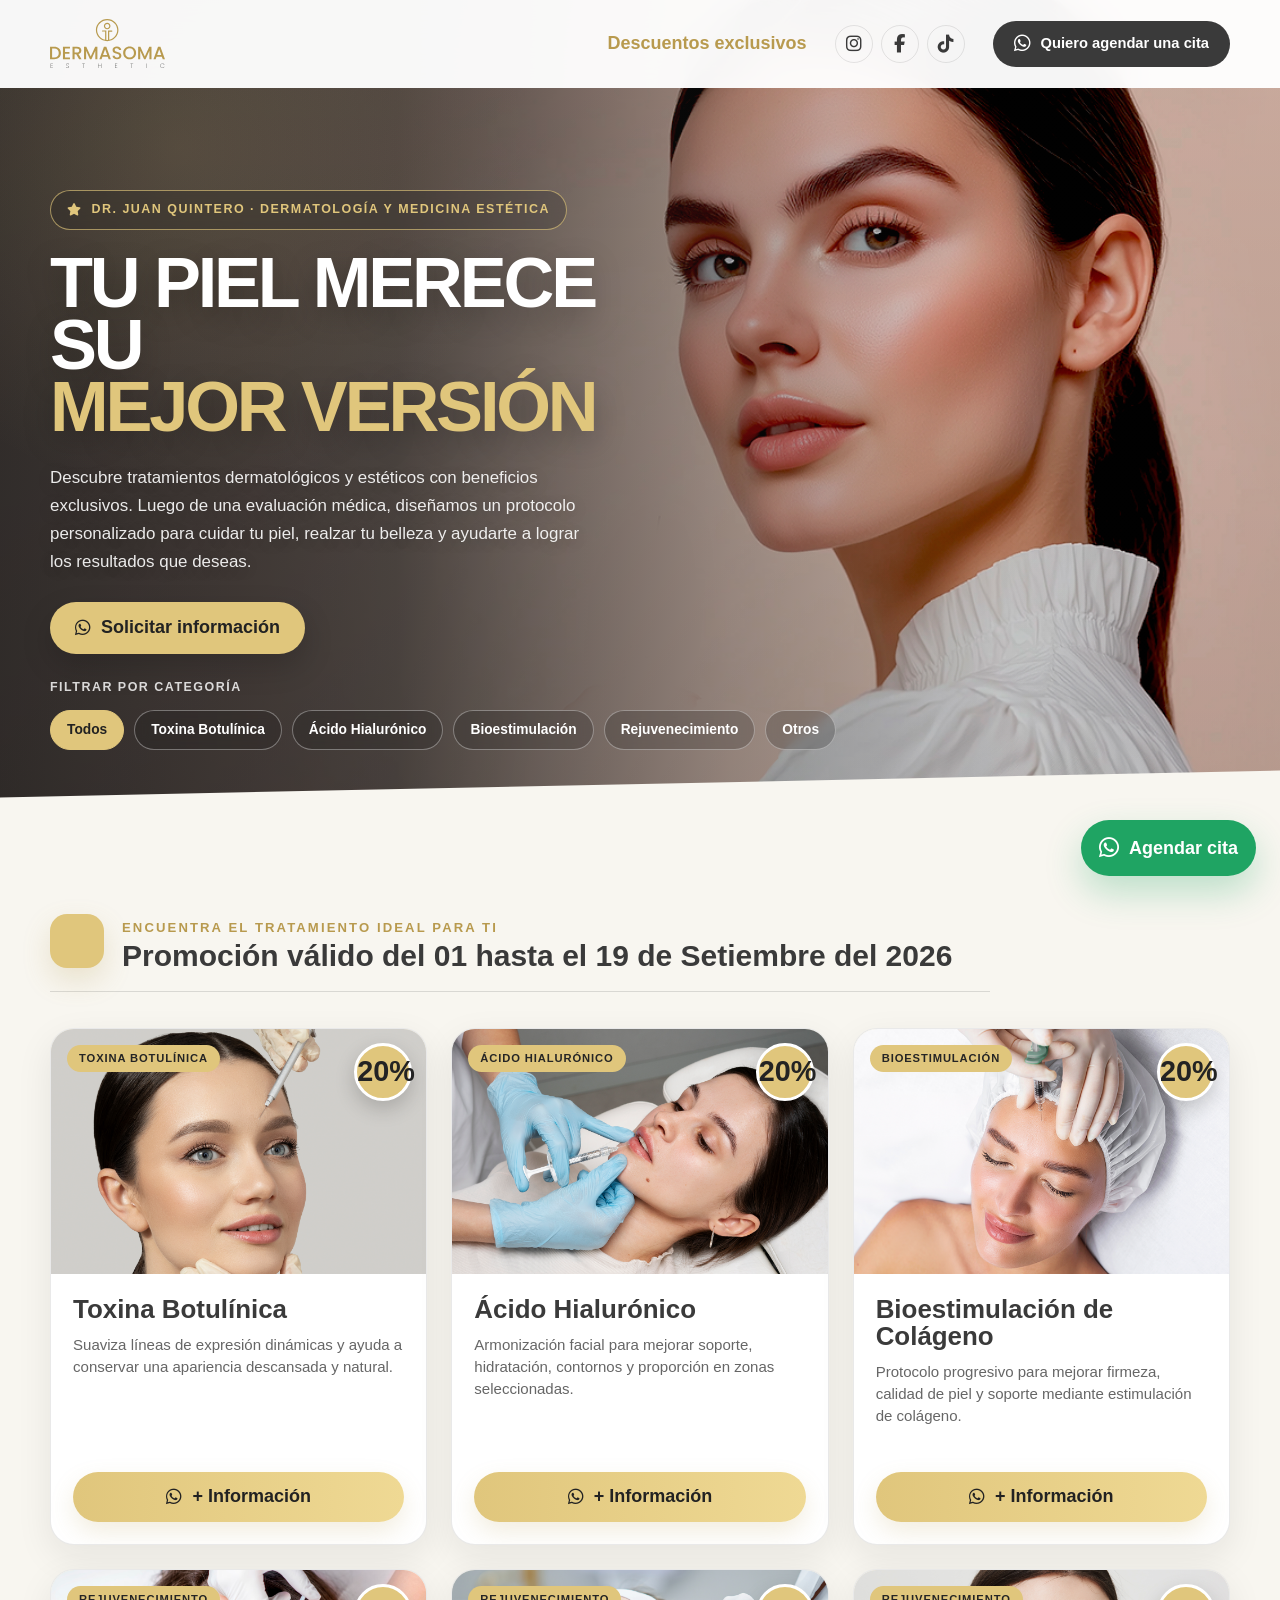
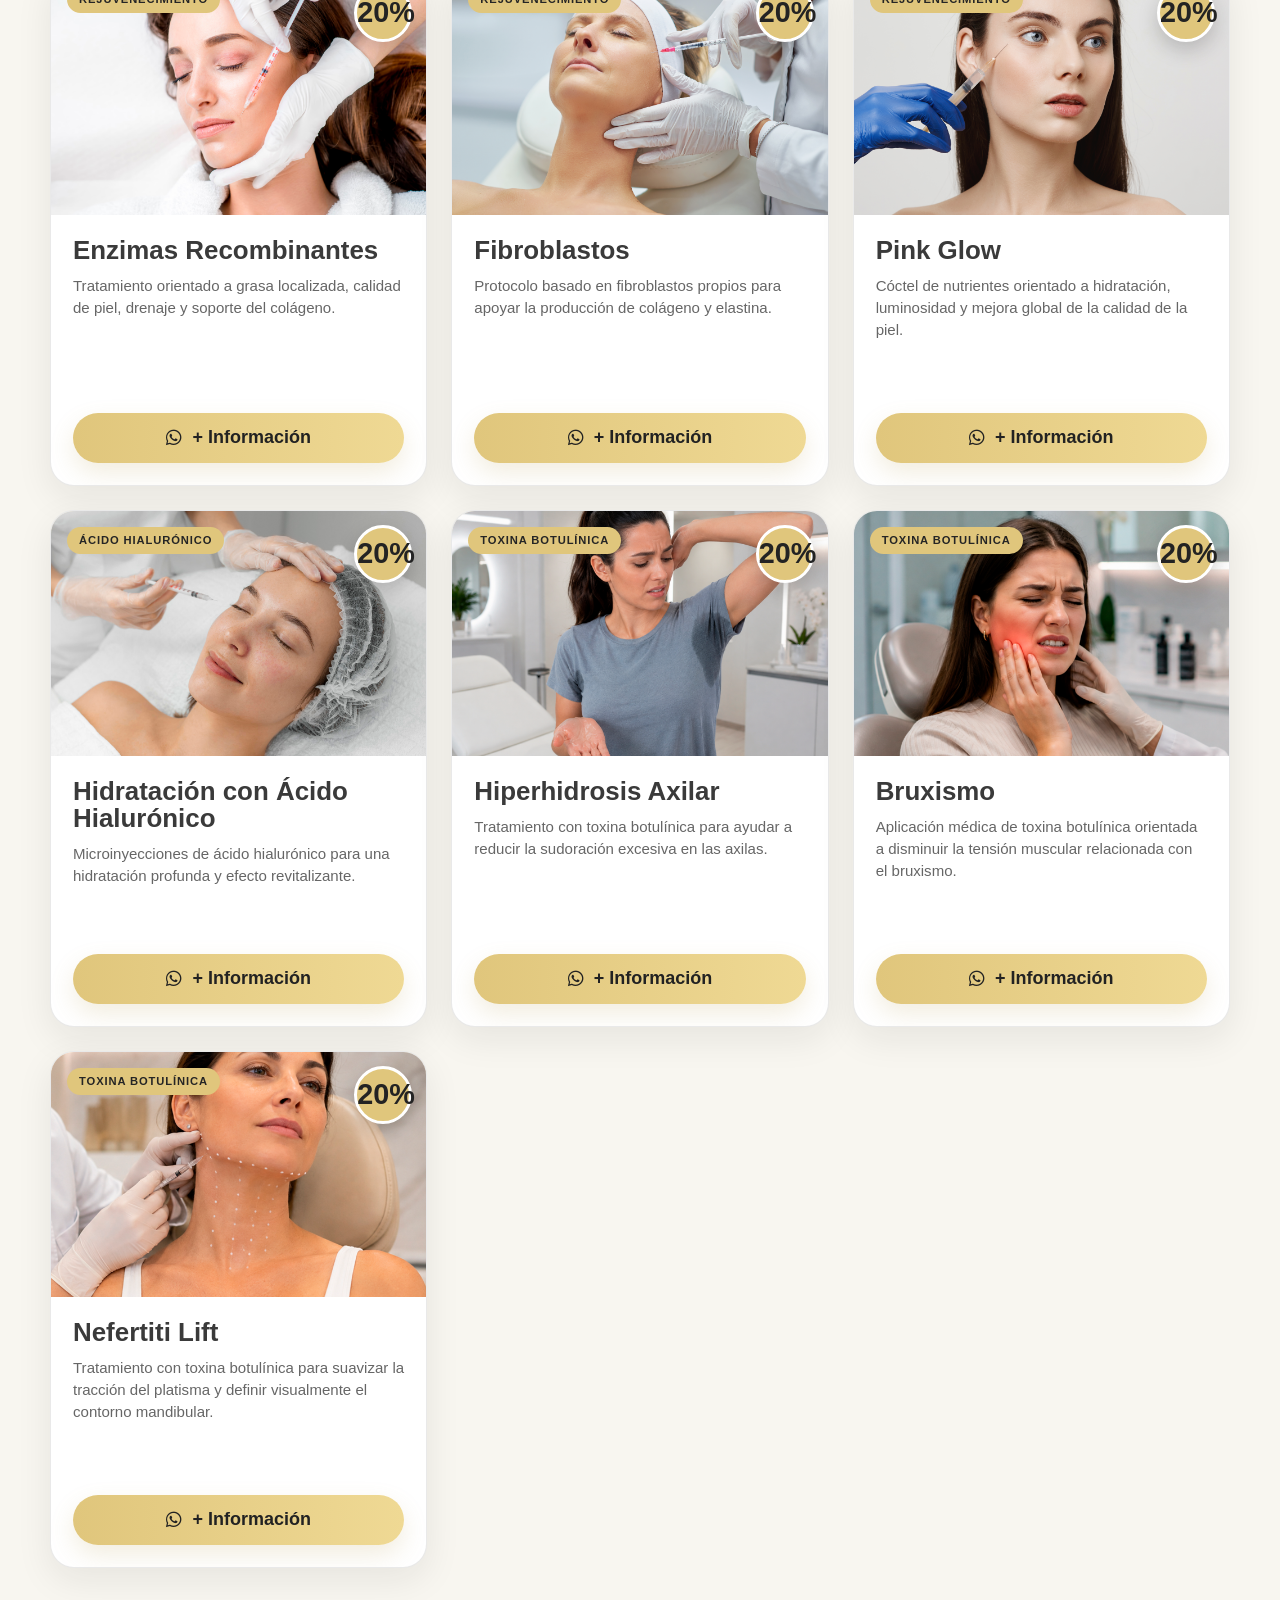
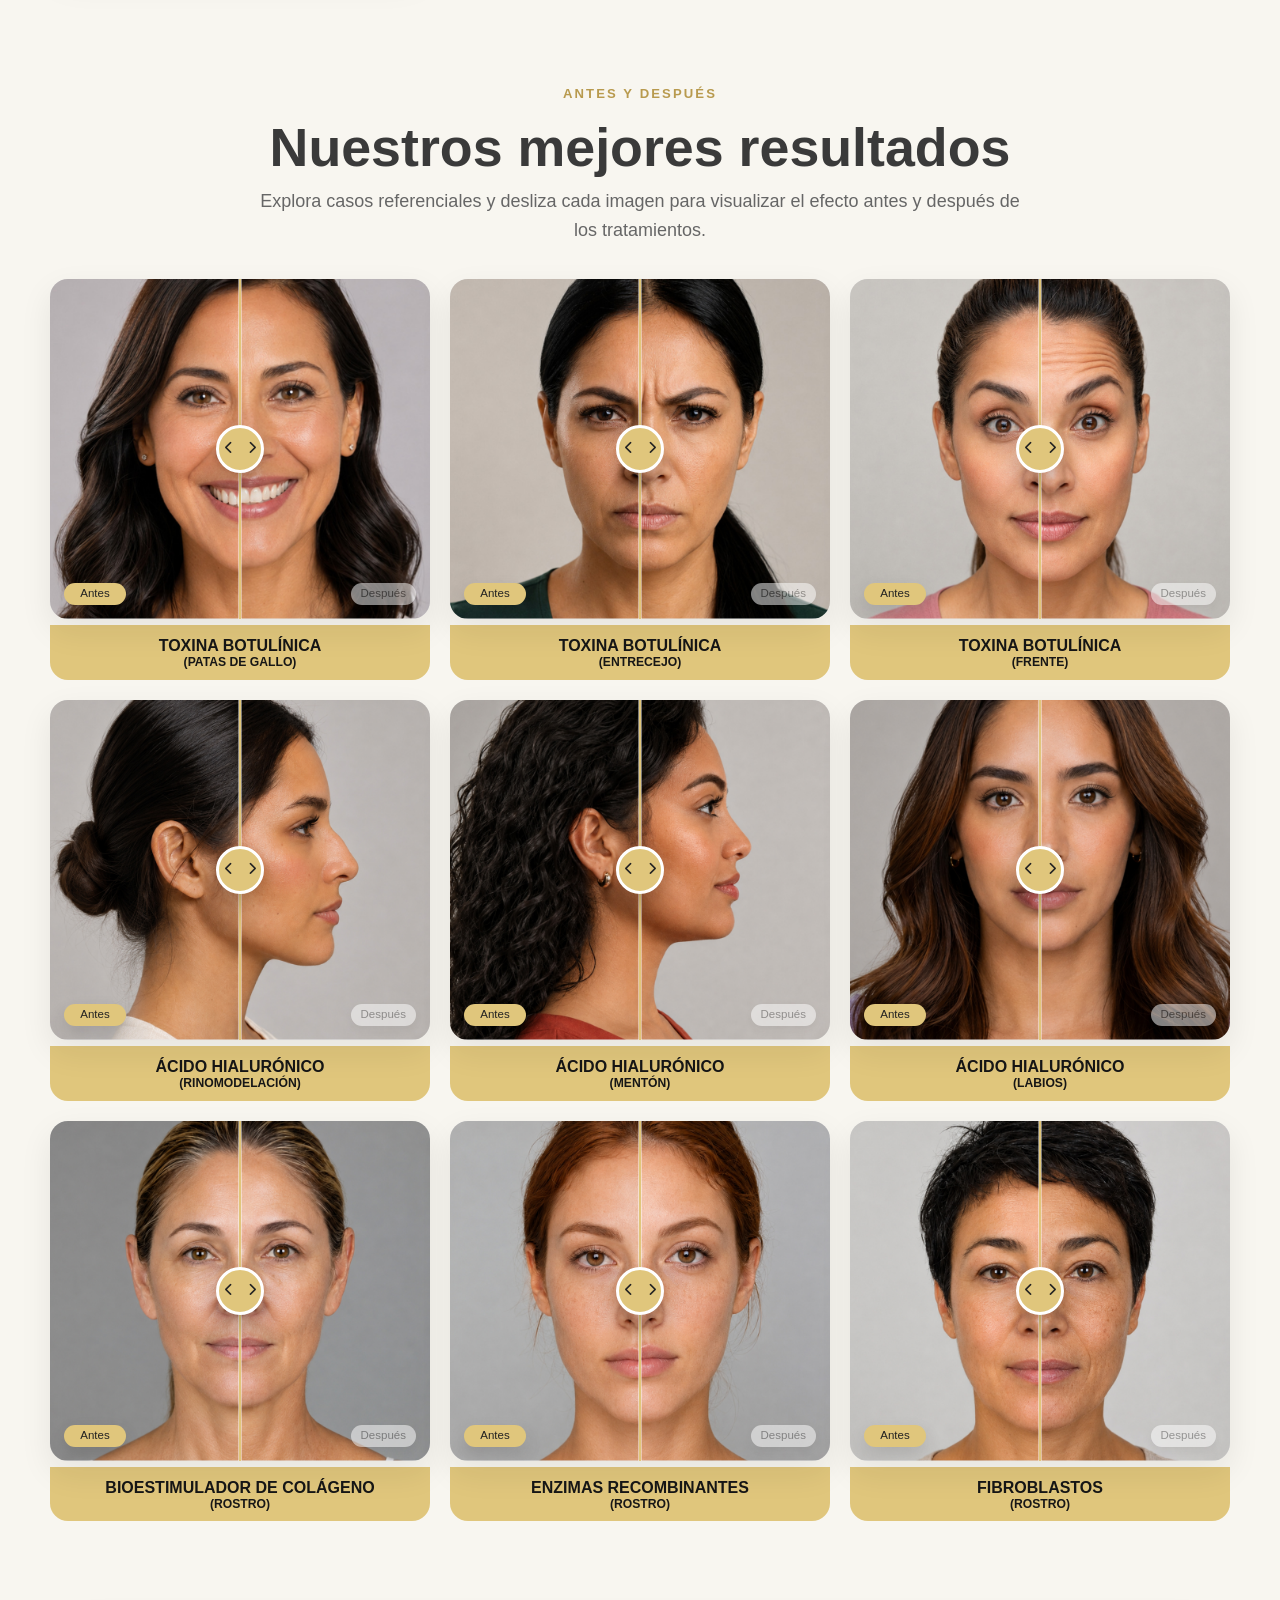
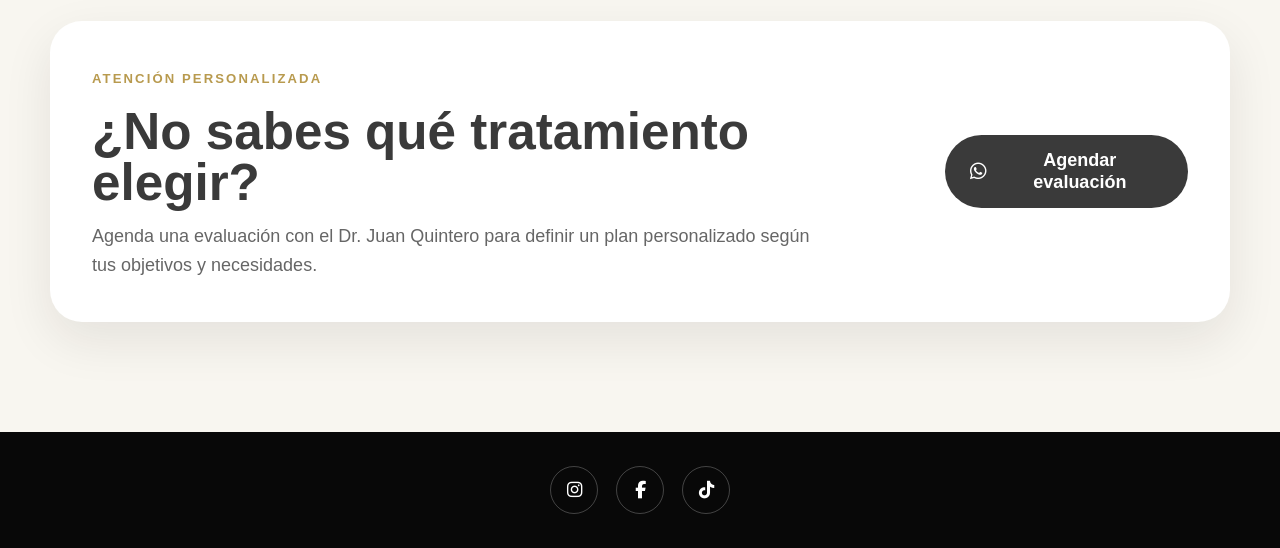
<file: index.html>
<!DOCTYPE html>
<html lang="es">
<head>
  <meta charset="UTF-8">
  <meta name="viewport" content="width=device-width, initial-scale=1.0">
  <meta name="description" content="Tratamientos del Dr. Juan Quintero. Conoce opciones de dermatología y medicina estética y solicita información por WhatsApp.">
  <meta name="author" content="Dr. Juan Quintero">
  <meta name="theme-color" content="#3a3a3a">

  <title>Descuentos Exclusivos | Dr. Juan Quintero</title>

  <link rel="preconnect" href="https://cdnjs.cloudflare.com">
  <link rel="stylesheet" href="https://cdnjs.cloudflare.com/ajax/libs/font-awesome/6.7.2/css/all.min.css" referrerpolicy="no-referrer">

  <link rel="stylesheet" href="css/styles.css?v=20260824-precios">
  <link rel="stylesheet" href="css/precios.css?v=20260824-slider-labels">
</head>

<body class="prices-page">
  <a class="skip-link" href="#contenido-principal">Ir al contenido principal</a>

  <header class="site-header" id="inicio">
    <div class="container header-inner">
      <a class="brand" href="index.html" aria-label="Ir al inicio">
        <img src="images/logo.svg" alt="Logotipo del Dr. Juan Quintero" width="190" height="58">
      </a>

      <button
        class="menu-toggle"
        type="button"
        aria-label="Abrir menú de navegación"
        aria-expanded="false"
        aria-controls="main-navigation"
      >
        <span></span>
        <span></span>
        <span></span>
      </button>

      <nav class="main-nav" id="main-navigation" aria-label="Navegación principal">
        <a class="nav-link is-active" href="index.html">Descuentos exclusivos</a>

        <div class="header-social" aria-label="Redes sociales">
          <a href="https://www.instagram.com/dermasoma/" target="_blank" rel="noopener noreferrer" aria-label="Instagram">
            <i class="fa-brands fa-instagram" aria-hidden="true"></i>
          </a>
          <a href="https://www.facebook.com/dermasoma/" target="_blank" rel="noopener noreferrer" aria-label="Facebook">
            <i class="fa-brands fa-facebook-f" aria-hidden="true"></i>
          </a>
          <a href="https://www.tiktok.com/@dermasoma/" target="_blank" rel="noopener noreferrer" aria-label="TikTok">
            <i class="fa-brands fa-tiktok" aria-hidden="true"></i>
          </a>
        </div>

        <a class="button button-whatsapp header-cta js-price-whatsapp" href="#" target="_blank" rel="noopener noreferrer">
          <i class="fa-brands fa-whatsapp" aria-hidden="true"></i>
          <span>Quiero agendar una cita</span>
        </a>
      </nav>
    </div>
  </header>

  <main id="contenido-principal">
    <section class="prices-hero prices-hero-banner">
      <div class="prices-hero-glow prices-hero-glow-one" aria-hidden="true"></div>
      <div class="prices-hero-glow prices-hero-glow-two" aria-hidden="true"></div>

      <div class="container prices-hero-inner">
        <div class="prices-hero-copy">
          <span class="prices-kicker">
            <i class="fa-solid fa-star" aria-hidden="true"></i>
            Dr. Juan Quintero · Dermatología y Medicina Estética
          </span>

          <h1>
            TU PIEL MERECE SU
            <span>MEJOR VERSIÓN</span>
          </h1>

          <p>
            Descubre tratamientos dermatológicos y estéticos con beneficios exclusivos. Luego de una evaluación médica, diseñamos un protocolo personalizado para cuidar tu piel, realzar tu belleza y ayudarte a lograr los resultados que deseas.
          </p>

          <a class="button prices-hero-cta js-price-whatsapp" href="#" target="_blank" rel="noopener noreferrer">
            <i class="fa-brands fa-whatsapp" aria-hidden="true"></i>
            Solicitar información
          </a>
        </div>
      </div>

      </div>

      <div class="container price-filters-wrap">
        <p class="filter-label">Filtrar por categoría</p>
        <div class="price-filters" id="price-filters" aria-label="Categorías de tratamientos">
          <button class="price-filter is-active" type="button" data-category="Todos">Todos</button>
          <button class="price-filter" type="button" data-category="Toxina Botulínica">Toxina Botulínica</button>
          <button class="price-filter" type="button" data-category="Ácido Hialurónico">Ácido Hialurónico</button>
          <button class="price-filter" type="button" data-category="Bioestimulación">Bioestimulación</button>
          <button class="price-filter" type="button" data-category="Rejuvenecimiento">Rejuvenecimiento</button>
          <button class="price-filter" type="button" data-category="Otros">Otros</button>
        </div>
      </div>
    </section>

    <section class="price-catalog section" id="tratamientos" aria-labelledby="catalog-title">
      <div class="container">
        <div class="price-section-heading">
          <span class="price-section-icon">
            <i class="fa-solid fa-sparkles" aria-hidden="true"></i>
          </span>
          <div>
            <span class="eyebrow">Encuentra el tratamiento ideal para ti</span>
            <h2 id="catalog-title">Promoción válido del 01 hasta el 19 de Setiembre del 2026</h2>
          </div>
        </div>

        <div class="price-grid" id="price-grid" aria-live="polite"></div>
</div>
    </section>


    <section class="results-section section" id="mejores-resultados" aria-labelledby="results-title">
      <div class="container">
        <div class="results-heading">
          <span class="eyebrow">Antes y después</span>
          <h2 id="results-title">Nuestros mejores resultados</h2>
          <p>
            Explora casos referenciales y desliza cada imagen para visualizar el
            efecto antes y después de los tratamientos.
          </p>
        </div>

        <div class="results-grid" id="results-grid" aria-live="polite"></div>
      </div>
    </section>

    <section class="price-cta-section">
      <div class="container price-cta-box">
        <div>
          <span class="eyebrow">Atención personalizada</span>
          <h2>¿No sabes qué tratamiento elegir?</h2>
          <p>
            Agenda una evaluación con el Dr. Juan Quintero para definir un plan personalizado
            según tus objetivos y necesidades.
          </p>
        </div>

        <a class="button button-dark js-price-whatsapp" href="#" target="_blank" rel="noopener noreferrer">
          <i class="fa-brands fa-whatsapp" aria-hidden="true"></i>
          Agendar evaluación
        </a>
      </div>
    </section>
  </main>

  <footer class="site-footer">
    <div class="container footer-social" aria-label="Redes sociales del Dr. Juan Quintero">
      <a href="https://www.instagram.com/dermasoma/" target="_blank" rel="noopener noreferrer" aria-label="Instagram">
        <i class="fa-brands fa-instagram" aria-hidden="true"></i>
      </a>
      <a href="https://www.facebook.com/dermasoma/" target="_blank" rel="noopener noreferrer" aria-label="Facebook">
        <i class="fa-brands fa-facebook-f" aria-hidden="true"></i>
      </a>
      <a href="https://www.tiktok.com/@dermasoma/" target="_blank" rel="noopener noreferrer" aria-label="TikTok">
        <i class="fa-brands fa-tiktok" aria-hidden="true"></i>
      </a>
    </div>
  </footer>

  <a class="floating-whatsapp js-price-whatsapp" href="#" target="_blank" rel="noopener noreferrer" aria-label="Agendar una cita por WhatsApp">
    <i class="fa-brands fa-whatsapp" aria-hidden="true"></i>
    <span>Agendar cita</span>
  </a>

  <script src="js/precios.js?v=20260824-resultados-centrado"></script>
  <script src="js/resultados-slider-fix.js?v=20260824-slider-labels"></script>
</body>
</html>
</file>
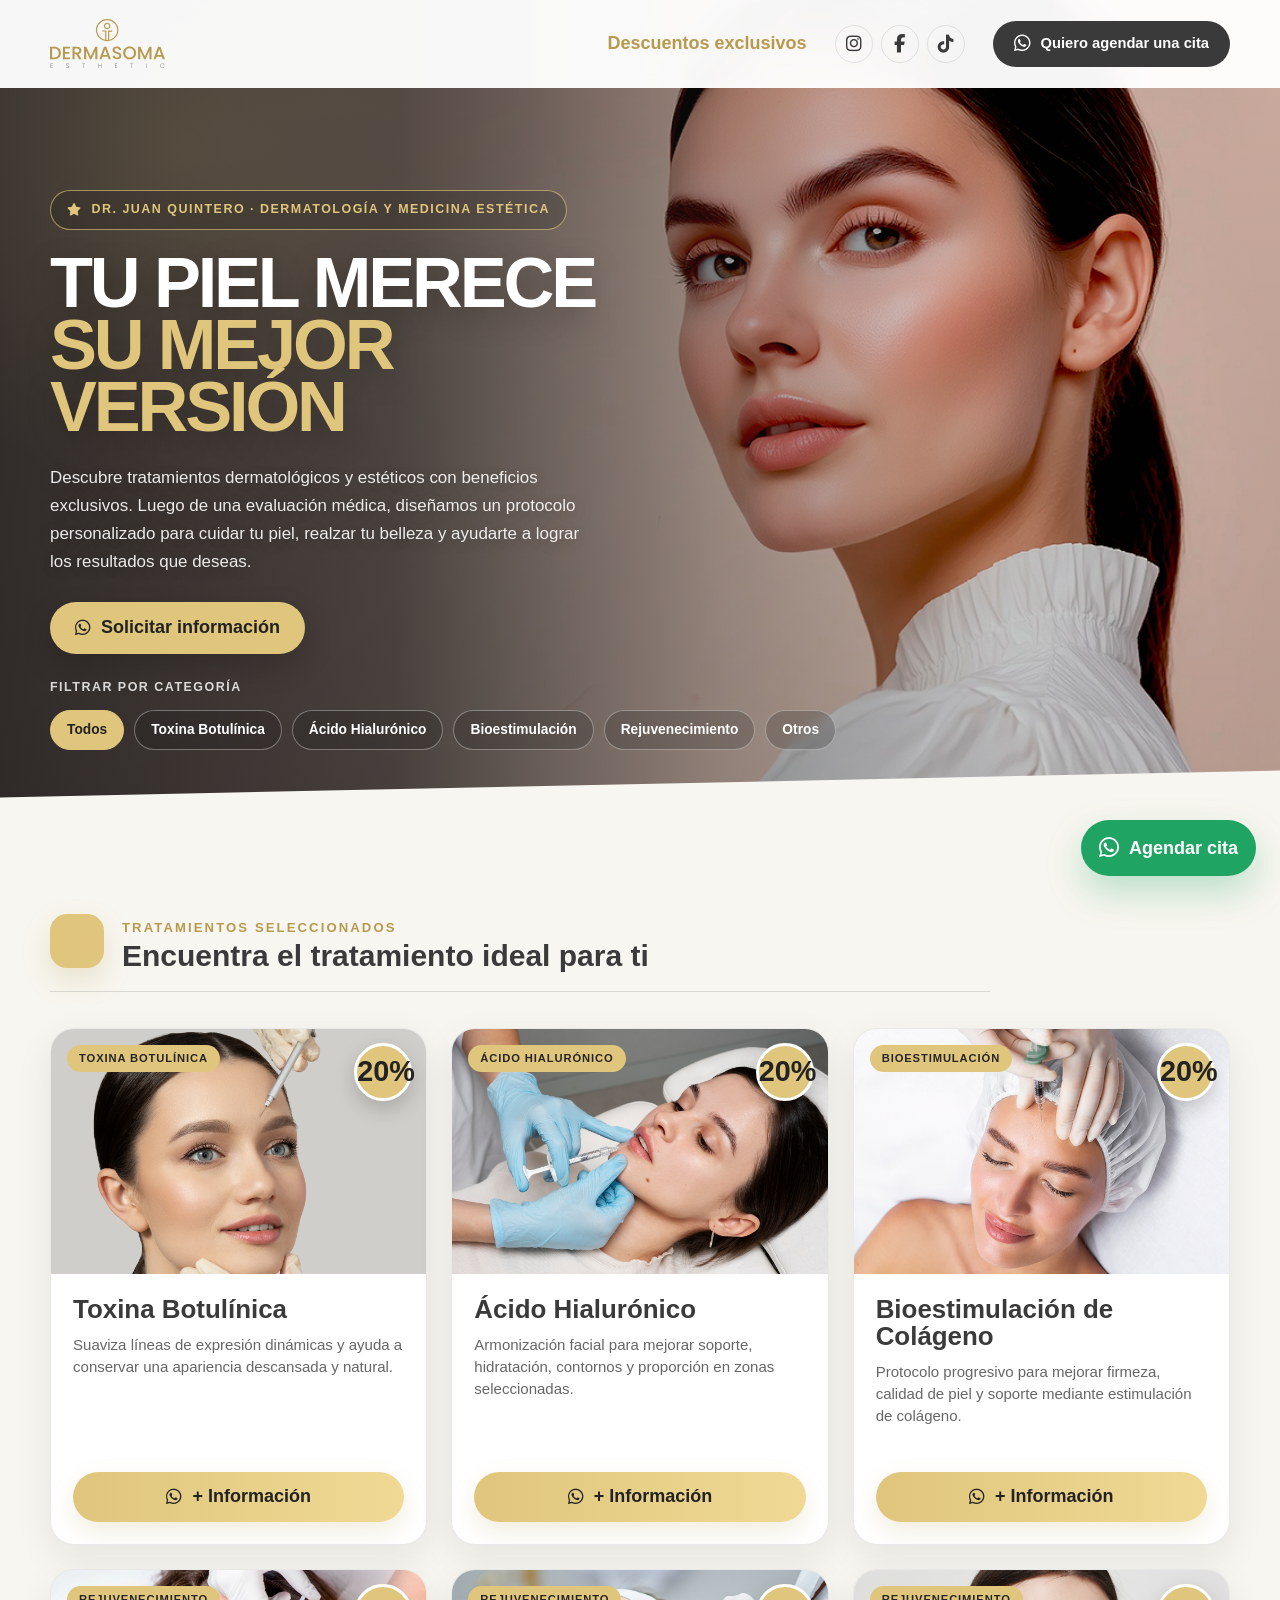
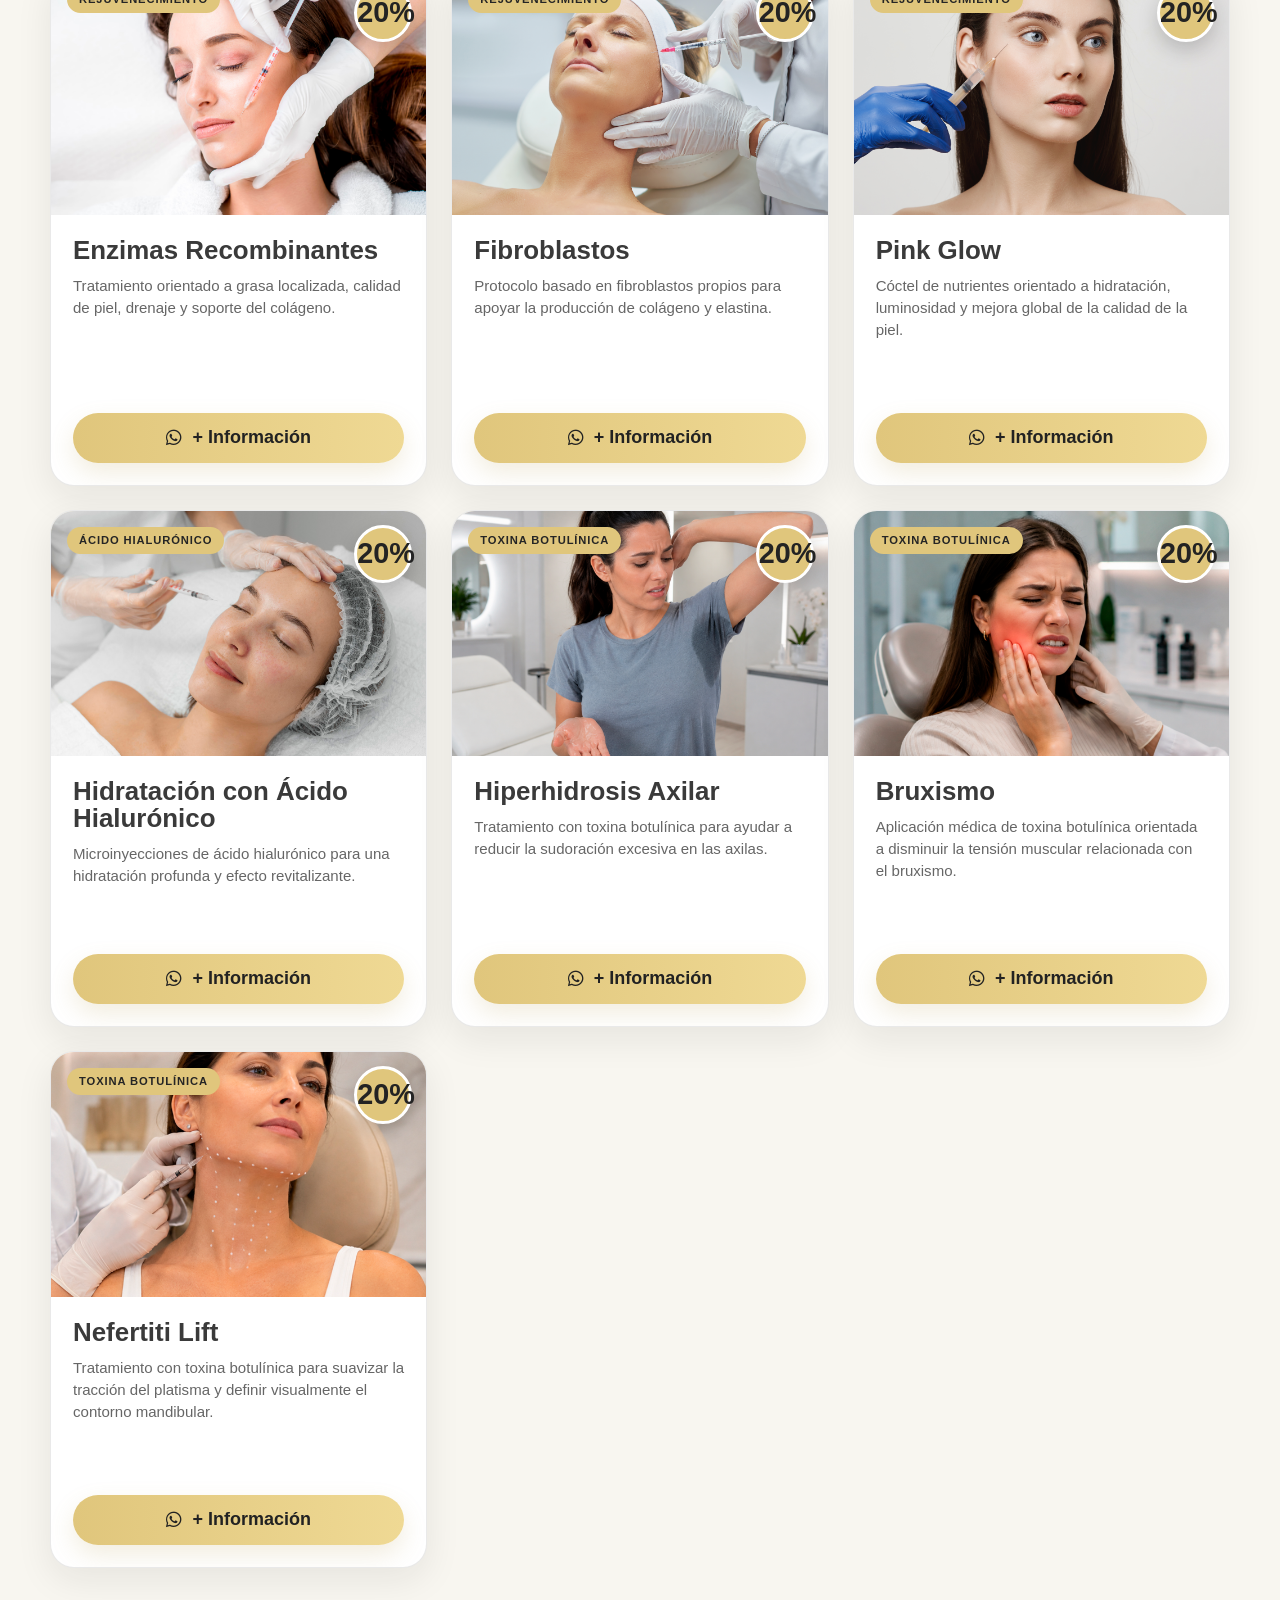
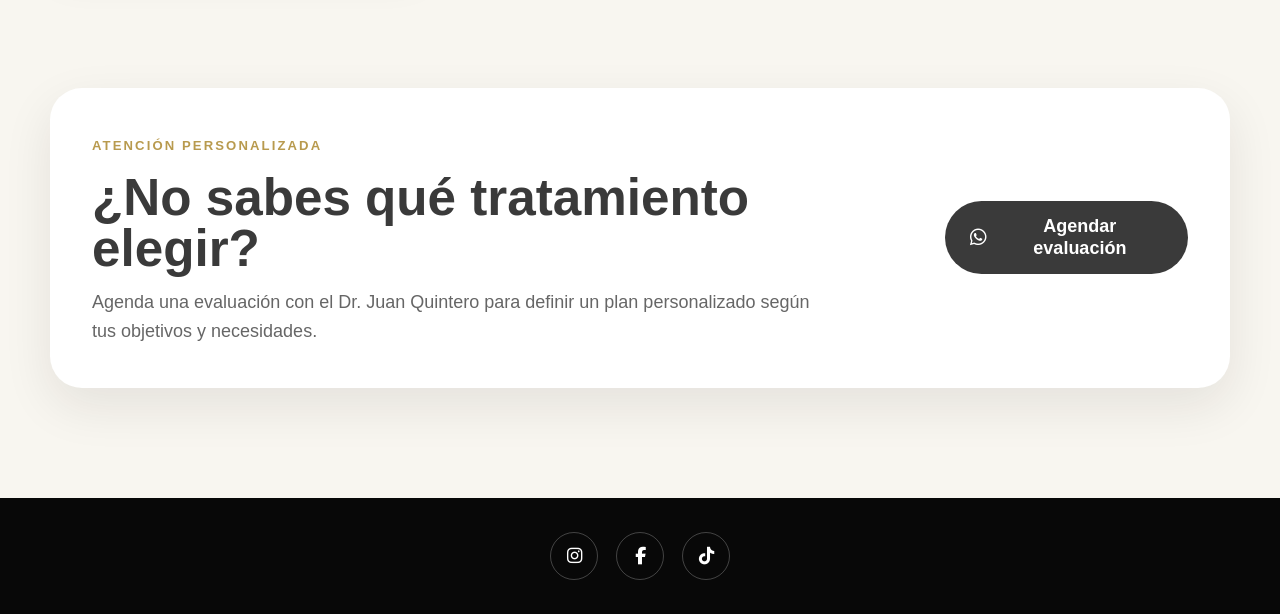
<file: precios.html>
<!DOCTYPE html>
<html lang="es">
<head>
  <meta charset="UTF-8">
  <meta name="viewport" content="width=device-width, initial-scale=1.0">
  <meta name="description" content="Tratamientos del Dr. Juan Quintero. Conoce opciones de dermatología y medicina estética y solicita información por WhatsApp.">
  <meta name="author" content="Dr. Juan Quintero">
  <meta name="theme-color" content="#3a3a3a">

  <title>Descuentos Exclusivos | Dr. Juan Quintero</title>

  <link rel="preconnect" href="https://cdnjs.cloudflare.com">
  <link rel="stylesheet" href="https://cdnjs.cloudflare.com/ajax/libs/font-awesome/6.7.2/css/all.min.css" referrerpolicy="no-referrer">

  <link rel="stylesheet" href="css/styles.css?v=20260824-precios">
  <link rel="stylesheet" href="css/precios.css?v=20260824-banner-fix-2">
</head>

<body class="prices-page">
  <a class="skip-link" href="#contenido-principal">Ir al contenido principal</a>

  <header class="site-header" id="inicio">
    <div class="container header-inner">
      <a class="brand" href="index.html" aria-label="Ir al inicio">
        <img src="images/logo.svg" alt="Logotipo del Dr. Juan Quintero" width="190" height="58">
      </a>

      <button
        class="menu-toggle"
        type="button"
        aria-label="Abrir menú de navegación"
        aria-expanded="false"
        aria-controls="main-navigation"
      >
        <span></span>
        <span></span>
        <span></span>
      </button>

      <nav class="main-nav" id="main-navigation" aria-label="Navegación principal">
        <a class="nav-link is-active" href="precios.html">Descuentos exclusivos</a>

        <div class="header-social" aria-label="Redes sociales">
          <a href="https://www.instagram.com/dermasoma/" target="_blank" rel="noopener noreferrer" aria-label="Instagram">
            <i class="fa-brands fa-instagram" aria-hidden="true"></i>
          </a>
          <a href="https://www.facebook.com/dermasoma/" target="_blank" rel="noopener noreferrer" aria-label="Facebook">
            <i class="fa-brands fa-facebook-f" aria-hidden="true"></i>
          </a>
          <a href="https://www.tiktok.com/@dermasoma/" target="_blank" rel="noopener noreferrer" aria-label="TikTok">
            <i class="fa-brands fa-tiktok" aria-hidden="true"></i>
          </a>
        </div>

        <a class="button button-whatsapp header-cta js-price-whatsapp" href="#" target="_blank" rel="noopener noreferrer">
          <i class="fa-brands fa-whatsapp" aria-hidden="true"></i>
          <span>Quiero agendar una cita</span>
        </a>
      </nav>
    </div>
  </header>

  <main id="contenido-principal">
    <section class="prices-hero prices-hero-banner">
      <div class="prices-hero-glow prices-hero-glow-one" aria-hidden="true"></div>
      <div class="prices-hero-glow prices-hero-glow-two" aria-hidden="true"></div>

      <div class="container prices-hero-inner">
        <div class="prices-hero-copy">
          <span class="prices-kicker">
            <i class="fa-solid fa-star" aria-hidden="true"></i>
            Dr. Juan Quintero · Dermatología y Medicina Estética
          </span>

          <h1>
            TU PIEL MERECE
            <span>SU MEJOR VERSIÓN</span>
          </h1>

          <p>
            Descubre tratamientos dermatológicos y estéticos con beneficios exclusivos. Luego de una evaluación médica, diseñamos un protocolo personalizado para cuidar tu piel, realzar tu belleza y ayudarte a lograr los resultados que deseas.
          </p>

          <a class="button prices-hero-cta js-price-whatsapp" href="#" target="_blank" rel="noopener noreferrer">
            <i class="fa-brands fa-whatsapp" aria-hidden="true"></i>
            Solicitar información
          </a>
        </div>
      </div>

      </div>

      <div class="container price-filters-wrap">
        <p class="filter-label">Filtrar por categoría</p>
        <div class="price-filters" id="price-filters" aria-label="Categorías de tratamientos">
          <button class="price-filter is-active" type="button" data-category="Todos">Todos</button>
          <button class="price-filter" type="button" data-category="Toxina Botulínica">Toxina Botulínica</button>
          <button class="price-filter" type="button" data-category="Ácido Hialurónico">Ácido Hialurónico</button>
          <button class="price-filter" type="button" data-category="Bioestimulación">Bioestimulación</button>
          <button class="price-filter" type="button" data-category="Rejuvenecimiento">Rejuvenecimiento</button>
          <button class="price-filter" type="button" data-category="Otros">Otros</button>
        </div>
      </div>
    </section>

    <section class="price-catalog section" id="tratamientos" aria-labelledby="catalog-title">
      <div class="container">
        <div class="price-section-heading">
          <span class="price-section-icon">
            <i class="fa-solid fa-sparkles" aria-hidden="true"></i>
          </span>
          <div>
            <span class="eyebrow">Tratamientos seleccionados</span>
            <h2 id="catalog-title">Encuentra el tratamiento ideal para ti</h2>
          </div>
        </div>

        <div class="price-grid" id="price-grid" aria-live="polite"></div>
</div>
    </section>

    <section class="price-cta-section">
      <div class="container price-cta-box">
        <div>
          <span class="eyebrow">Atención personalizada</span>
          <h2>¿No sabes qué tratamiento elegir?</h2>
          <p>
            Agenda una evaluación con el Dr. Juan Quintero para definir un plan personalizado
            según tus objetivos y necesidades.
          </p>
        </div>

        <a class="button button-dark js-price-whatsapp" href="#" target="_blank" rel="noopener noreferrer">
          <i class="fa-brands fa-whatsapp" aria-hidden="true"></i>
          Agendar evaluación
        </a>
      </div>
    </section>
  </main>

  <footer class="site-footer">
    <div class="container footer-social" aria-label="Redes sociales del Dr. Juan Quintero">
      <a href="https://www.instagram.com/dermasoma/" target="_blank" rel="noopener noreferrer" aria-label="Instagram">
        <i class="fa-brands fa-instagram" aria-hidden="true"></i>
      </a>
      <a href="https://www.facebook.com/dermasoma/" target="_blank" rel="noopener noreferrer" aria-label="Facebook">
        <i class="fa-brands fa-facebook-f" aria-hidden="true"></i>
      </a>
      <a href="https://www.tiktok.com/@dermasoma/" target="_blank" rel="noopener noreferrer" aria-label="TikTok">
        <i class="fa-brands fa-tiktok" aria-hidden="true"></i>
      </a>
    </div>
  </footer>

  <a class="floating-whatsapp js-price-whatsapp" href="#" target="_blank" rel="noopener noreferrer" aria-label="Agendar una cita por WhatsApp">
    <i class="fa-brands fa-whatsapp" aria-hidden="true"></i>
    <span>Agendar cita</span>
  </a>

  <script src="js/precios.js?v=20260824-precios"></script>
</body>
</html>
</file>
<file: css/styles.css>
/* =========================================================
   FUENTE AKROBAT
   Coloca tus archivos licenciados dentro de fonts/akrobat/
   y descomenta las reglas @font-face correspondientes.
========================================================= */
/*
@font-face {
  font-family: "Akrobat";
  src: url("../fonts/akrobat/Akrobat-Regular.woff2") format("woff2");
  font-weight: 400;
  font-style: normal;
  font-display: swap;
}

@font-face {
  font-family: "Akrobat";
  src: url("../fonts/akrobat/Akrobat-SemiBold.woff2") format("woff2");
  font-weight: 600;
  font-style: normal;
  font-display: swap;
}

@font-face {
  font-family: "Akrobat";
  src: url("../fonts/akrobat/Akrobat-Bold.woff2") format("woff2");
  font-weight: 700;
  font-style: normal;
  font-display: swap;
}
*/

:root {
  --gold: #e0c67c;
  --gold-dark: #b89a4e;
  --gold-soft: #f6efd9;
  --charcoal: #3a3a3a;
  --charcoal-light: #666666;
  --black: #080808;
  --white: #ffffff;
  --off-white: #fbfaf7;
  --line: rgba(58, 58, 58, 0.12);
  --success: #1fa463;
  --shadow-sm: 0 10px 30px rgba(30, 27, 20, 0.08);
  --shadow-md: 0 22px 60px rgba(30, 27, 20, 0.14);
  --radius-sm: 14px;
  --radius-md: 24px;
  --radius-lg: 36px;
  --header-height: 88px;
  --transition: 220ms ease;
  --font-main: "Akrobat", "Arial Narrow", "Helvetica Neue", Arial, sans-serif;
}

* {
  box-sizing: border-box;
  margin: 0;
  padding: 0;
}

html {
  scroll-behavior: smooth;
  scroll-padding-top: calc(var(--header-height) + 24px);
}

body {
  min-width: 320px;
  background: var(--white);
  color: var(--charcoal);
  font-family: var(--font-main);
  font-size: 18px;
  line-height: 1.6;
  overflow-x: hidden;
  text-rendering: optimizeLegibility;
  -webkit-font-smoothing: antialiased;
}

body.modal-open,
body.menu-open {
  overflow: hidden;
}

img {
  display: block;
  max-width: 100%;
}

a {
  color: inherit;
  text-decoration: none;
}

button,
a {
  -webkit-tap-highlight-color: transparent;
}

button,
input,
textarea,
select {
  font: inherit;
}

button {
  border: 0;
}

ul {
  list-style: none;
}

.container {
  width: min(1180px, calc(100% - 40px));
  margin-inline: auto;
}

.section {
  padding: 110px 0;
}

.skip-link {
  position: fixed;
  top: 12px;
  left: 12px;
  z-index: 5000;
  padding: 10px 16px;
  border-radius: 10px;
  background: var(--black);
  color: var(--white);
  transform: translateY(-150%);
  transition: transform var(--transition);
}

.skip-link:focus {
  transform: translateY(0);
}

.eyebrow {
  display: inline-flex;
  align-items: center;
  gap: 9px;
  margin-bottom: 16px;
  color: var(--gold-dark);
  font-size: 0.82rem;
  font-weight: 700;
  letter-spacing: 0.16em;
  line-height: 1;
  text-transform: uppercase;
}

.button {
  display: inline-flex;
  min-height: 52px;
  align-items: center;
  justify-content: center;
  gap: 10px;
  padding: 14px 24px;
  border: 1px solid transparent;
  border-radius: 999px;
  cursor: pointer;
  font-weight: 700;
  line-height: 1.2;
  text-align: center;
  transition:
    transform var(--transition),
    background-color var(--transition),
    border-color var(--transition),
    color var(--transition),
    box-shadow var(--transition);
}

.button:hover {
  transform: translateY(-2px);
}

.button:focus-visible,
.nav-link:focus-visible,
.header-social a:focus-visible,
.footer-social a:focus-visible,
.text-link:focus-visible,
.modal-close:focus-visible,
.menu-toggle:focus-visible {
  outline: 3px solid rgba(224, 198, 124, 0.55);
  outline-offset: 4px;
}

.button-primary {
  background: var(--gold);
  color: #222222;
  box-shadow: 0 14px 28px rgba(184, 154, 78, 0.25);
}

.button-primary:hover {
  background: #ebd48f;
  box-shadow: 0 18px 34px rgba(184, 154, 78, 0.34);
}

.button-dark {
  background: var(--charcoal);
  color: var(--white);
}

.button-dark:hover {
  background: var(--black);
}

.button-whatsapp {
  background: var(--charcoal);
  color: var(--white);
}

.button-whatsapp i,
.button-primary i,
.button-dark i {
  font-size: 1.2rem;
}

/* =========================
   HEADER
========================= */
.site-header {
  position: fixed;
  inset: 0 0 auto;
  z-index: 1000;
  height: var(--header-height);
  border-bottom: 1px solid transparent;
  background: rgba(255, 255, 255, 0.9);
  backdrop-filter: blur(18px);
  transition:
    height var(--transition),
    border-color var(--transition),
    box-shadow var(--transition);
}

.site-header.is-scrolled {
  height: 76px;
  border-color: var(--line);
  box-shadow: 0 8px 30px rgba(25, 25, 25, 0.06);
}

.header-inner {
  display: flex;
  height: 100%;
  align-items: center;
  justify-content: space-between;
  gap: 28px;
}

.brand {
  display: inline-flex;
  flex-shrink: 0;
  align-items: center;
}

.brand img {
  width: auto;
  height: 50px;
  object-fit: contain;
}

.main-nav {
  display: flex;
  align-items: center;
  gap: 28px;
}

.nav-link {
  position: relative;
  font-weight: 700;
}

.nav-link::after {
  position: absolute;
  right: 0;
  bottom: -7px;
  left: 0;
  height: 2px;
  background: var(--gold);
  content: "";
  transform: scaleX(0);
  transform-origin: right;
  transition: transform var(--transition);
}

.nav-link:hover::after {
  transform: scaleX(1);
  transform-origin: left;
}

.header-social {
  display: flex;
  align-items: center;
  gap: 8px;
}

.header-social a {
  display: grid;
  width: 38px;
  height: 38px;
  place-items: center;
  border: 1px solid var(--line);
  border-radius: 50%;
  transition:
    border-color var(--transition),
    background-color var(--transition),
    color var(--transition),
    transform var(--transition);
}

.header-social a:hover {
  border-color: var(--gold);
  background: var(--gold);
  color: #222222;
  transform: translateY(-2px);
}

.header-cta {
  min-height: 46px;
  padding: 12px 20px;
  font-size: 0.92rem;
}

.menu-toggle {
  display: none;
  width: 46px;
  height: 46px;
  place-items: center;
  border-radius: 50%;
  background: var(--charcoal);
  cursor: pointer;
}

.menu-toggle span {
  display: block;
  width: 21px;
  height: 2px;
  margin: 3px auto;
  background: var(--white);
  transition: transform var(--transition), opacity var(--transition);
}

.menu-toggle.is-active span:nth-child(1) {
  transform: translateY(5px) rotate(45deg);
}

.menu-toggle.is-active span:nth-child(2) {
  opacity: 0;
}

.menu-toggle.is-active span:nth-child(3) {
  transform: translateY(-5px) rotate(-45deg);
}

/* =========================
   HERO
========================= */
.hero {
  position: relative;
  min-height: 780px;
  padding-top: calc(var(--header-height) + 80px);
  background:
    radial-gradient(circle at 9% 18%, rgba(224, 198, 124, 0.17), transparent 22%),
    linear-gradient(135deg, #ffffff 0%, #fbfaf7 52%, #f3eee2 100%);
  overflow: hidden;
}

.hero-grid {
  display: grid;
  align-items: center;
  grid-template-columns: minmax(0, 1.05fr) minmax(420px, 0.95fr);
  gap: 72px;
}

.hero-content {
  position: relative;
  z-index: 2;
}

.hero h1 {
  max-width: 720px;
  color: var(--charcoal);
  font-size: clamp(3rem, 5.1vw, 5.5rem);
  font-weight: 700;
  letter-spacing: -0.04em;
  line-height: 0.98;
}

.hero h1 span {
  display: block;
  color: var(--gold-dark);
}

.hero-highlight {
  display: inline-block;
  margin-top: 26px;
  padding: 10px 16px;
  border-left: 3px solid var(--gold);
  background: rgba(255, 255, 255, 0.72);
  color: var(--charcoal);
  font-size: clamp(1.15rem, 2vw, 1.5rem);
  font-weight: 700;
}

.hero-description {
  max-width: 670px;
  margin-top: 24px;
  color: var(--charcoal-light);
  font-size: 1.08rem;
}

.hero-actions {
  display: flex;
  flex-wrap: wrap;
  align-items: center;
  gap: 22px;
  margin-top: 34px;
}

.text-link {
  display: inline-flex;
  align-items: center;
  gap: 10px;
  border-bottom: 1px solid var(--charcoal);
  font-weight: 700;
  transition: color var(--transition), border-color var(--transition);
}

.text-link:hover {
  border-color: var(--gold-dark);
  color: var(--gold-dark);
}

.trust-points {
  display: flex;
  flex-wrap: wrap;
  gap: 24px;
  margin-top: 42px;
}

.trust-item {
  display: inline-flex;
  align-items: center;
  gap: 11px;
  color: var(--charcoal);
  font-size: 0.94rem;
  font-weight: 700;
}

.trust-icon {
  display: grid;
  width: 38px;
  height: 38px;
  place-items: center;
  border-radius: 50%;
  background: var(--gold-soft);
  color: var(--gold-dark);
}

.hero-visual {
  position: relative;
  min-width: 0;
}

.hero-image-frame {
  position: relative;
  width: min(100%, 550px);
  margin-left: auto;
  isolation: isolate;
}

.hero-image-frame::before {
  position: absolute;
  z-index: -2;
  inset: 10% 1% 1% 7%;
  border-radius: 46% 46% 20% 20%;
  background: linear-gradient(145deg, rgba(224, 198, 124, 0.62), rgba(255, 255, 255, 0.9));
  content: "";
  transform: rotate(3deg);
}

.hero-image-frame::after {
  position: absolute;
  z-index: -1;
  right: -18px;
  bottom: 0;
  left: 6%;
  height: 74%;
  border: 1px solid rgba(184, 154, 78, 0.3);
  border-radius: 42% 42% 20% 20%;
  content: "";
}

.hero-image-frame > img {
  width: 100%;
  min-height: 650px;
  border-radius: 44% 44% 18% 18%;
  object-fit: cover;
  object-position: center top;
  filter: drop-shadow(0 30px 44px rgba(43, 40, 32, 0.18));
}

.gold-orbit {
  position: absolute;
  z-index: -1;
  top: 7%;
  right: -8%;
  width: 210px;
  height: 210px;
  border: 1px solid rgba(184, 154, 78, 0.36);
  border-radius: 50%;
}

.gold-orbit::before,
.gold-orbit::after {
  position: absolute;
  border: 1px solid rgba(184, 154, 78, 0.22);
  border-radius: 50%;
  content: "";
}

.gold-orbit::before {
  inset: 24px;
}

.gold-orbit::after {
  inset: 52px;
}

.dot-pattern {
  position: absolute;
  z-index: 2;
  top: 14%;
  left: -7%;
  width: 92px;
  height: 92px;
  background-image: radial-gradient(circle, var(--gold-dark) 2px, transparent 2.5px);
  background-size: 14px 14px;
  opacity: 0.5;
}

.floating-badge {
  position: absolute;
  z-index: 3;
  display: inline-flex;
  align-items: center;
  gap: 10px;
  padding: 12px 16px;
  border: 1px solid rgba(255, 255, 255, 0.9);
  border-radius: 999px;
  background: rgba(255, 255, 255, 0.88);
  box-shadow: var(--shadow-sm);
  backdrop-filter: blur(14px);
  font-size: 0.85rem;
  font-weight: 700;
}

.floating-badge i {
  color: var(--gold-dark);
}

.badge-experience {
  top: 28%;
  left: -14%;
}

.badge-care {
  right: -10%;
  bottom: 15%;
}

.hero-decoration {
  position: absolute;
  border-radius: 50%;
  pointer-events: none;
}

.hero-decoration-one {
  top: 12%;
  right: 40%;
  width: 16px;
  height: 16px;
  background: var(--gold);
  box-shadow: 32px 28px 0 rgba(224, 198, 124, 0.55), -38px 54px 0 rgba(224, 198, 124, 0.35);
}

.hero-decoration-two {
  bottom: 8%;
  left: 4%;
  width: 180px;
  height: 180px;
  border: 1px solid rgba(224, 198, 124, 0.25);
}

/* =========================
   SECTION HEADINGS
========================= */
.section-heading {
  max-width: 760px;
  margin: 0 auto 54px;
  text-align: center;
}

.section-heading h2,
.experience-content h2 {
  color: var(--charcoal);
  font-size: clamp(2.3rem, 4vw, 4rem);
  letter-spacing: -0.035em;
  line-height: 1.05;
}

.section-heading p {
  max-width: 680px;
  margin: 18px auto 0;
  color: var(--charcoal-light);
}

/* =========================
   TREATMENT CARDS
========================= */
.treatments {
  background: var(--white);
}

.treatments-grid {
  display: grid;
  grid-template-columns: repeat(4, minmax(0, 1fr));
  gap: 24px;
}

.treatment-card {
  display: flex;
  min-width: 0;
  height: 100%;
  flex-direction: column;
  overflow: hidden;
  border: 1px solid rgba(58, 58, 58, 0.08);
  border-radius: var(--radius-md);
  background: var(--white);
  box-shadow: var(--shadow-sm);
  transition:
    transform 280ms ease,
    box-shadow 280ms ease,
    border-color 280ms ease;
}

.treatment-card:hover {
  border-color: rgba(224, 198, 124, 0.72);
  box-shadow: var(--shadow-md);
  transform: translateY(-9px);
}

.treatment-card-media {
  position: relative;
  overflow: hidden;
  aspect-ratio: 4 / 3;
  background: var(--gold-soft);
}

.treatment-card-media::after {
  position: absolute;
  inset: 0;
  background: linear-gradient(to top, rgba(10, 10, 10, 0.25), transparent 52%);
  content: "";
  opacity: 0;
  transition: opacity 280ms ease;
}

.treatment-card:hover .treatment-card-media::after {
  opacity: 1;
}

.treatment-card-media img {
  width: 100%;
  height: 100%;
  object-fit: cover;
  transition: transform 500ms ease;
}

.treatment-card:hover .treatment-card-media img {
  transform: scale(1.055);
}

.treatment-card-body {
  display: flex;
  flex: 1;
  flex-direction: column;
  align-items: flex-start;
  padding: 24px;
}

.treatment-number {
  margin-bottom: 12px;
  color: var(--gold-dark);
  font-size: 0.8rem;
  font-weight: 700;
  letter-spacing: 0.16em;
}

.treatment-card h3 {
  color: var(--charcoal);
  font-size: 1.45rem;
  line-height: 1.1;
}

.treatment-card p {
  margin: 14px 0 22px;
  color: var(--charcoal-light);
  font-size: 0.94rem;
  line-height: 1.55;
}

.treatment-card .button {
  min-height: 44px;
  margin-top: auto;
  padding: 11px 18px;
  border-color: rgba(58, 58, 58, 0.18);
  background: transparent;
  color: var(--charcoal);
  font-size: 0.9rem;
}

.treatment-card .button:hover {
  border-color: var(--gold);
  background: var(--gold);
}

/* =========================
   EXPERIENCE
========================= */
.experience {
  background: var(--off-white);
}

.experience-grid {
  display: grid;
  align-items: center;
  grid-template-columns: minmax(0, 1fr) minmax(0, 0.9fr);
  gap: 78px;
}

.experience-image {
  position: relative;
}

.experience-image::before {
  position: absolute;
  z-index: 0;
  inset: -18px 28px 22px -18px;
  border: 1px solid rgba(184, 154, 78, 0.35);
  border-radius: var(--radius-lg);
  content: "";
}

.experience-image img {
  position: relative;
  z-index: 1;
  width: 100%;
  min-height: 520px;
  border-radius: var(--radius-lg);
  object-fit: cover;
  box-shadow: var(--shadow-md);
}

.experience-content p {
  margin-top: 24px;
  color: var(--charcoal-light);
}

.check-list {
  display: grid;
  gap: 14px;
  margin: 30px 0 34px;
}

.check-list li {
  display: flex;
  align-items: center;
  gap: 12px;
  font-weight: 700;
}

.check-list i {
  display: grid;
  width: 29px;
  height: 29px;
  place-items: center;
  border-radius: 50%;
  background: var(--gold-soft);
  color: var(--gold-dark);
  font-size: 0.76rem;
}

/* =========================
   FOOTER
========================= */
.site-footer {
  padding: 34px 0;
  background: var(--black);
}

.footer-social {
  display: flex;
  align-items: center;
  justify-content: center;
  gap: 18px;
}

.footer-social a {
  display: grid;
  width: 48px;
  height: 48px;
  place-items: center;
  border: 1px solid rgba(255, 255, 255, 0.24);
  border-radius: 50%;
  color: var(--white);
  font-size: 1.1rem;
  transition:
    border-color var(--transition),
    color var(--transition),
    transform var(--transition);
}

.footer-social a:hover {
  border-color: var(--gold);
  color: var(--gold);
  transform: translateY(-3px);
}

/* =========================
   FLOATING WHATSAPP
========================= */
.floating-whatsapp {
  position: fixed;
  z-index: 900;
  right: 24px;
  bottom: 24px;
  display: inline-flex;
  min-height: 56px;
  align-items: center;
  gap: 10px;
  padding: 12px 18px;
  border-radius: 999px;
  background: #1fa463;
  box-shadow: 0 16px 36px rgba(31, 164, 99, 0.28);
  color: var(--white);
  font-weight: 700;
  transition: transform var(--transition), box-shadow var(--transition), background-color var(--transition);
}

.floating-whatsapp i {
  font-size: 1.45rem;
}

.floating-whatsapp:hover {
  background: #168a51;
  box-shadow: 0 20px 42px rgba(31, 164, 99, 0.38);
  transform: translateY(-4px);
}

/* =========================
   MODAL
========================= */
.modal {
  position: fixed;
  z-index: 3000;
  inset: 0;
  display: grid;
  visibility: hidden;
  place-items: center;
  padding: 28px;
  opacity: 0;
  transition: visibility 260ms ease, opacity 260ms ease;
}

.modal.is-open {
  visibility: visible;
  opacity: 1;
}

.modal-backdrop {
  position: absolute;
  inset: 0;
  background: rgba(8, 8, 8, 0.74);
  backdrop-filter: blur(8px);
}

.modal-dialog {
  position: relative;
  z-index: 1;
  display: grid;
  width: min(1040px, 100%);
  max-height: min(88vh, 920px);
  overflow: auto;
  grid-template-columns: minmax(280px, 0.88fr) minmax(0, 1.12fr);
  border-radius: 30px;
  background: var(--white);
  box-shadow: 0 30px 90px rgba(0, 0, 0, 0.32);
  transform: translateY(24px) scale(0.98);
  transition: transform 300ms ease;
}

.modal.is-open .modal-dialog {
  transform: translateY(0) scale(1);
}

.modal-close {
  position: sticky;
  z-index: 3;
  top: 18px;
  left: calc(100% - 62px);
  display: grid;
  width: 44px;
  height: 44px;
  margin-bottom: -44px;
  place-items: center;
  border: 1px solid rgba(58, 58, 58, 0.11);
  border-radius: 50%;
  background: rgba(255, 255, 255, 0.92);
  box-shadow: var(--shadow-sm);
  color: var(--charcoal);
  cursor: pointer;
}

.modal-media {
  min-height: 100%;
  background: var(--gold-soft);
}

.modal-media img {
  width: 100%;
  height: 100%;
  min-height: 660px;
  object-fit: cover;
}

.modal-content {
  padding: 58px 52px 52px;
}

.modal-content h2 {
  color: var(--charcoal);
  font-size: clamp(2.35rem, 4vw, 4rem);
  letter-spacing: -0.035em;
  line-height: 1;
}

.modal-content h3 {
  margin-top: 26px;
  color: var(--gold-dark);
  font-size: 1.45rem;
  line-height: 1.25;
}

.modal-description {
  display: grid;
  gap: 14px;
  margin-top: 15px;
  color: var(--charcoal-light);
  font-size: 0.98rem;
}

.modal-lists {
  display: grid;
  grid-template-columns: repeat(2, minmax(0, 1fr));
  gap: 26px;
  margin-top: 30px;
}

.modal-lists section {
  padding: 22px;
  border: 1px solid var(--line);
  border-radius: var(--radius-sm);
  background: var(--off-white);
}

.modal-lists h4 {
  margin-bottom: 14px;
  color: var(--charcoal);
  font-size: 1.05rem;
  line-height: 1.25;
}

.modal-lists ul {
  display: grid;
  gap: 9px;
}

.modal-lists li {
  position: relative;
  padding-left: 20px;
  color: var(--charcoal-light);
  font-size: 0.9rem;
  line-height: 1.45;
}

.modal-lists li::before {
  position: absolute;
  top: 0.68em;
  left: 0;
  width: 7px;
  height: 7px;
  border-radius: 50%;
  background: var(--gold);
  content: "";
  transform: translateY(-50%);
}

.medical-note {
  margin: 24px 0;
  padding: 14px 16px;
  border-left: 3px solid var(--gold);
  background: var(--gold-soft);
  color: var(--charcoal-light);
  font-size: 0.86rem;
}

/* =========================
   REVEAL ANIMATION
========================= */
.reveal {
  opacity: 0;
  transform: translateY(28px);
  transition: opacity 700ms ease, transform 700ms ease;
}

.reveal.is-visible {
  opacity: 1;
  transform: translateY(0);
}

/* =========================
   RESPONSIVE
========================= */
@media (max-width: 1120px) {
  .header-social {
    display: none;
  }

  .hero-grid {
    grid-template-columns: minmax(0, 1fr) minmax(360px, 0.8fr);
    gap: 42px;
  }

  .badge-experience {
    left: -5%;
  }

  .badge-care {
    right: -2%;
  }

  .treatments-grid {
    grid-template-columns: repeat(2, minmax(0, 1fr));
  }
}

@media (max-width: 860px) {
  :root {
    --header-height: 78px;
  }

  .section {
    padding: 82px 0;
  }

  .menu-toggle {
    display: block;
  }

  .main-nav {
    position: fixed;
    z-index: 990;
    top: var(--header-height);
    right: 0;
    bottom: 0;
    width: min(390px, 88vw);
    flex-direction: column;
    align-items: stretch;
    gap: 24px;
    padding: 38px 28px;
    border-left: 1px solid var(--line);
    background: rgba(255, 255, 255, 0.98);
    box-shadow: -20px 30px 70px rgba(30, 30, 30, 0.12);
    transform: translateX(105%);
    transition: transform 280ms ease;
  }

  .main-nav.is-open {
    transform: translateX(0);
  }

  .main-nav::before {
    position: fixed;
    z-index: -1;
    top: var(--header-height);
    right: 100%;
    bottom: 0;
    width: 100vw;
    background: rgba(8, 8, 8, 0.45);
    content: "";
    opacity: 0;
    pointer-events: none;
    transition: opacity 280ms ease;
  }

  .main-nav.is-open::before {
    opacity: 1;
    pointer-events: auto;
  }

  .nav-link {
    padding-bottom: 18px;
    border-bottom: 1px solid var(--line);
    font-size: 1.35rem;
  }

  .header-social {
    display: flex;
  }

  .header-cta {
    width: 100%;
  }

  .hero {
    min-height: auto;
    padding-top: calc(var(--header-height) + 58px);
  }

  .hero-grid {
    grid-template-columns: 1fr;
  }

  .hero h1 {
    max-width: 760px;
  }

  .hero-visual {
    max-width: 620px;
    margin-inline: auto;
  }

  .hero-image-frame {
    margin-inline: auto;
  }

  .experience-grid {
    grid-template-columns: 1fr;
    gap: 52px;
  }

  .experience-image {
    max-width: 680px;
    margin-inline: auto;
  }

  .modal-dialog {
    grid-template-columns: 1fr;
  }

  .modal-media img {
    min-height: 330px;
    max-height: 390px;
  }

  .modal-content {
    padding: 44px 34px 38px;
  }
}

@media (max-width: 620px) {
  body {
    font-size: 16px;
  }

  .container {
    width: min(100% - 28px, 1180px);
  }

  .section {
    padding: 68px 0;
  }

  .brand img {
    height: 43px;
  }

  .hero h1 {
    font-size: clamp(2.65rem, 12vw, 4.25rem);
  }

  .hero-actions {
    align-items: stretch;
    flex-direction: column;
  }

  .hero-actions .button,
  .hero-actions .text-link {
    width: 100%;
    justify-content: center;
  }

  .text-link {
    min-height: 48px;
    border: 1px solid var(--line);
    border-radius: 999px;
  }

  .trust-points {
    display: grid;
    gap: 15px;
  }

  .hero-image-frame > img {
    min-height: 500px;
  }

  .floating-badge {
    max-width: 180px;
    padding: 9px 12px;
    font-size: 0.75rem;
  }

  .badge-experience {
    top: 18%;
    left: -2%;
  }

  .badge-care {
    right: -2%;
    bottom: 8%;
  }

  .treatments-grid {
    grid-template-columns: 1fr;
  }

  .treatment-card-body {
    padding: 22px;
  }

  .experience-image::before {
    inset: -10px 14px 14px -10px;
  }

  .experience-image img {
    min-height: 390px;
  }

  .floating-whatsapp {
    right: 14px;
    bottom: 14px;
    width: 56px;
    height: 56px;
    min-height: 56px;
    justify-content: center;
    padding: 0;
  }

  .floating-whatsapp span {
    display: none;
  }

  .modal {
    align-items: end;
    padding: 0;
  }

  .modal-dialog {
    width: 100%;
    max-height: 94vh;
    border-radius: 24px 24px 0 0;
  }

  .modal-media img {
    min-height: 260px;
    max-height: 310px;
  }

  .modal-content {
    padding: 38px 22px 28px;
  }

  .modal-lists {
    grid-template-columns: 1fr;
  }

  .modal-content .button {
    width: 100%;
  }
}

@media (prefers-reduced-motion: reduce) {
  html {
    scroll-behavior: auto;
  }

  *,
  *::before,
  *::after {
    animation-duration: 0.01ms !important;
    animation-iteration-count: 1 !important;
    scroll-behavior: auto !important;
    transition-duration: 0.01ms !important;
  }

  .reveal {
    opacity: 1;
    transform: none;
  }
}

/* =========================================================
   CORRECCIÓN DEL HERO: ORDEN Y TAMAÑO EN MÓVILES
   Escritorio:
   - Texto y descripción a la izquierda.
   - Fotografía a la derecha.
   Móvil:
   1. Título y subtítulo.
   2. Fotografía cuadrada.
   3. Descripción y botones.
========================================================= */
.hero-grid {
  grid-template-areas:
    "intro visual"
    "details visual";
  grid-template-rows: auto auto;
  column-gap: 72px;
  row-gap: 0;
}

.hero-intro {
  position: relative;
  z-index: 2;
  grid-area: intro;
  align-self: end;
}

.hero-details {
  position: relative;
  z-index: 2;
  grid-area: details;
  align-self: start;
}

.hero-visual {
  grid-area: visual;
  align-self: center;
}

@media (max-width: 1120px) {
  .hero-grid {
    column-gap: 42px;
  }
}

@media (max-width: 860px) {
  .hero {
    padding-top: calc(var(--header-height) + 42px);
    padding-bottom: 72px;
  }

  .hero-grid {
    grid-template-areas:
      "intro"
      "visual"
      "details";
    grid-template-columns: minmax(0, 1fr);
    grid-template-rows: auto auto auto;
    gap: 30px;
  }

  .hero-intro,
  .hero-details,
  .hero-visual {
    width: 100%;
  }

  .hero-visual {
    max-width: 480px;
    margin-inline: auto;
  }

  .hero-image-frame {
    width: 100%;
    aspect-ratio: 1 / 1;
    margin-inline: auto;
  }

  .hero-image-frame::before {
    inset: 12px;
    border-radius: 30px;
    transform: rotate(2deg);
  }

  .hero-image-frame::after {
    inset: auto -8px -8px 18px;
    height: 82%;
    border-radius: 30px;
  }

  .hero-image-frame > img {
    display: block;
    width: 100%;
    height: 100%;
    min-height: 0;
    aspect-ratio: 1 / 1;
    border-radius: 28px;
    object-fit: cover;
    object-position: center 16%;
  }

  .hero-description {
    max-width: 100%;
    margin-top: 0;
  }

  .hero-actions {
    margin-top: 26px;
  }
}

@media (max-width: 620px) {
  .hero {
    padding-top: calc(var(--header-height) + 32px);
    padding-bottom: 58px;
  }

  .hero-grid {
    gap: 24px;
  }

  .hero .eyebrow {
    font-size: 0.78rem;
    letter-spacing: 0.08em;
  }

  .hero h1 {
    max-width: 100%;
    font-size: clamp(2.25rem, 10.5vw, 3.05rem);
    line-height: 0.99;
  }

  .hero-highlight {
    margin-top: 18px;
    padding: 9px 13px;
    font-size: 1.02rem;
  }

  .hero-visual {
    max-width: 360px;
  }

  .hero-image-frame::before {
    inset: 8px;
    border-radius: 24px;
  }

  .hero-image-frame::after {
    right: -5px;
    bottom: -5px;
    left: 14px;
    border-radius: 24px;
  }

  .hero-image-frame > img {
    border-radius: 22px;
    filter: drop-shadow(0 18px 28px rgba(43, 40, 32, 0.16));
  }

  .gold-orbit,
  .dot-pattern,
  .floating-badge {
    display: none;
  }

  .hero-description {
    color: var(--charcoal-light);
    font-size: 1rem;
    line-height: 1.65;
  }

  .hero-actions {
    gap: 14px;
    margin-top: 24px;
  }

  .hero-actions .button,
  .hero-actions .text-link {
    min-height: 48px;
  }

  .trust-points {
    display: none;
  }
}

@media (max-width: 380px) {
  .hero h1 {
    font-size: 2.15rem;
  }

  .hero-visual {
    max-width: 100%;
  }
}

/* =========================================================
   CORRECCIÓN DEL MODAL DE TRATAMIENTOS
   Escritorio: imagen izquierda + información derecha.
   Tablet/móvil: imagen arriba + información abajo.
========================================================= */
.modal-dialog {
  display: grid;
  grid-template-areas: "media content";
  grid-template-columns: minmax(300px, 0.86fr) minmax(0, 1.14fr);
  grid-template-rows: minmax(0, 1fr);
  width: min(1100px, 100%);
  max-height: min(88vh, 880px);
  overflow: hidden;
}

/* El botón deja de ocupar una celda del grid */
.modal-close {
  position: absolute;
  top: 18px;
  right: 18px;
  left: auto;
  margin: 0;
}

.modal-media {
  grid-area: media;
  position: relative;
  min-width: 0;
  min-height: 0;
  overflow: hidden;
  background: var(--gold-soft);
}

.modal-media img {
  display: block;
  width: 100%;
  height: 100%;
  min-height: 620px;
  max-height: none;
  object-fit: cover;
  object-position: center;
}

.modal-content {
  grid-area: content;
  min-width: 0;
  max-height: min(88vh, 880px);
  overflow-x: hidden;
  overflow-y: auto;
  padding: 58px 52px 52px;
  scrollbar-width: thin;
  scrollbar-color: rgba(58, 58, 58, 0.32) transparent;
}

.modal-content::-webkit-scrollbar {
  width: 8px;
}

.modal-content::-webkit-scrollbar-track {
  background: transparent;
}

.modal-content::-webkit-scrollbar-thumb {
  border: 2px solid transparent;
  border-radius: 999px;
  background: rgba(58, 58, 58, 0.28);
  background-clip: padding-box;
}

.modal-lists {
  align-items: stretch;
}

.modal-lists section {
  height: 100%;
}

/* Tablet: imagen arriba, contenido abajo */
@media (max-width: 860px) {
  .modal {
    padding: 18px;
  }

  .modal-dialog {
    grid-template-areas:
      "media"
      "content";
    grid-template-columns: minmax(0, 1fr);
    grid-template-rows: minmax(260px, 38vh) auto;
    width: min(720px, 100%);
    max-height: 94vh;
    overflow-y: auto;
    border-radius: 26px;
  }

  .modal-media {
    min-height: 260px;
  }

  .modal-media img {
    width: 100%;
    height: 100%;
    min-height: 0;
    max-height: none;
    object-fit: cover;
    object-position: center;
  }

  .modal-content {
    max-height: none;
    overflow: visible;
    padding: 42px 34px 38px;
  }
}

/* Móvil */
@media (max-width: 620px) {
  .modal {
    align-items: end;
    padding: 0;
  }

  .modal-dialog {
    grid-template-rows: minmax(220px, 32vh) auto;
    width: 100%;
    max-height: 94vh;
    border-radius: 24px 24px 0 0;
  }

  .modal-close {
    top: 12px;
    right: 12px;
    width: 42px;
    height: 42px;
  }

  .modal-media {
    min-height: 220px;
  }

  .modal-content {
    padding: 34px 22px 28px;
  }

  .modal-content h2 {
    padding-right: 34px;
    font-size: clamp(2.15rem, 11vw, 3.1rem);
  }

  .modal-content h3 {
    margin-top: 20px;
    font-size: 1.22rem;
  }

  .modal-lists {
    grid-template-columns: 1fr;
    gap: 16px;
    margin-top: 24px;
  }

  .modal-lists section {
    padding: 20px;
  }
}

/* =========================================================
   GALERÍA TIKTOK
========================================================= */
.tiktok-section {
  position: relative;
  background:
    radial-gradient(circle at 8% 12%, rgba(224, 198, 124, 0.14), transparent 24%),
    linear-gradient(180deg, #ffffff 0%, #faf8f3 100%);
  overflow: hidden;
}

.tiktok-profile {
  display: grid;
  grid-template-columns: auto minmax(0, 1fr) auto;
  align-items: center;
  gap: 22px;
  margin-bottom: 38px;
  padding: 28px 30px;
  border: 1px solid var(--line);
  border-radius: 28px;
  background: rgba(255, 255, 255, 0.94);
  box-shadow: var(--shadow-soft);
}

.tiktok-profile-icon {
  display: grid;
  place-items: center;
  width: 66px;
  height: 66px;
  border-radius: 50%;
  color: #ffffff;
  background: var(--charcoal);
  font-size: 1.65rem;
  box-shadow: 0 14px 30px rgba(58, 58, 58, 0.18);
}

.tiktok-profile-copy h2 {
  margin-top: 5px;
  color: var(--charcoal);
  font-size: clamp(2rem, 3.4vw, 3.35rem);
  line-height: 1;
}

.tiktok-profile-copy p {
  max-width: 650px;
  margin-top: 10px;
  color: var(--charcoal-light);
}

.tiktok-follow { white-space: nowrap; }

.tiktok-grid {
  display: grid;
  grid-template-columns: repeat(5, minmax(0, 1fr));
  gap: 14px;
}

.tiktok-card {
  position: relative;
  display: block;
  width: 100%;
  min-width: 0;
  padding: 0;
  border: 0;
  border-radius: 18px;
  background: #111111;
  box-shadow: 0 13px 30px rgba(34, 34, 34, 0.13);
  cursor: pointer;
  overflow: hidden;
  isolation: isolate;
  transition: transform 220ms ease, box-shadow 220ms ease;
}

.tiktok-card:hover,
.tiktok-card:focus-visible {
  transform: translateY(-6px);
  box-shadow: 0 22px 42px rgba(34, 34, 34, 0.22);
}

.tiktok-card:focus-visible {
  outline: 3px solid var(--gold);
  outline-offset: 4px;
}

.tiktok-card-media {
  position: relative;
  display: block;
  width: 100%;
  aspect-ratio: 9 / 16;
  overflow: hidden;
  background: linear-gradient(155deg, #393939 0%, #161616 100%);
}

.tiktok-card-fallback {
  position: absolute;
  inset: 0;
  z-index: 0;
  display: grid;
  place-content: center;
  gap: 10px;
  color: rgba(255,255,255,.82);
  text-align: center;
  font-weight: 700;
  background:
    radial-gradient(circle at 24% 18%, rgba(224,198,124,.4), transparent 28%),
    linear-gradient(155deg, #494949 0%, #161616 100%);
}

.tiktok-card-fallback i { font-size: 2rem; }

.tiktok-card-media iframe {
  position: absolute;
  inset: 0;
  z-index: 1;
  display: block;
  width: 100%;
  height: 100%;
  border: 0;
  pointer-events: none;
  background: transparent;
}

.tiktok-card-shade {
  position: absolute;
  inset: 0;
  z-index: 2;
  background: linear-gradient(180deg, rgba(0,0,0,.03) 42%, rgba(0,0,0,.76) 100%);
  pointer-events: none;
}

.tiktok-card-logo {
  position: absolute;
  z-index: 3;
  top: 12px;
  right: 12px;
  display: grid;
  place-items: center;
  width: 31px;
  height: 31px;
  border-radius: 50%;
  color: #ffffff;
  background: rgba(0,0,0,.52);
  backdrop-filter: blur(8px);
  pointer-events: none;
}

.tiktok-card-play {
  position: absolute;
  z-index: 4;
  top: 50%;
  left: 50%;
  display: grid;
  place-items: center;
  width: 54px;
  height: 54px;
  border-radius: 50%;
  color: var(--charcoal);
  background: rgba(255,255,255,.96);
  box-shadow: 0 12px 30px rgba(0,0,0,.26);
  transform: translate(-50%, -50%);
  pointer-events: none;
  transition: transform 220ms ease, background-color 220ms ease;
}

.tiktok-card:hover .tiktok-card-play {
  background: var(--gold);
  transform: translate(-50%, -50%) scale(1.08);
}

.tiktok-card-copy {
  position: absolute;
  z-index: 4;
  right: 12px;
  bottom: 12px;
  left: 12px;
  color: #ffffff;
  text-align: left;
  pointer-events: none;
}

.tiktok-card-copy strong,
.tiktok-card-copy span { display: block; }
.tiktok-card-copy strong { font-size: .93rem; line-height: 1.1; }
.tiktok-card-copy span { margin-top: 4px; font-size: .72rem; opacity: .8; }

/* Modal TikTok */
.tiktok-modal {
  position: fixed;
  z-index: 4000;
  inset: 0;
  display: grid;
  place-items: center;
  padding: 24px;
  visibility: hidden;
  opacity: 0;
  transition: opacity 220ms ease, visibility 220ms ease;
}

.tiktok-modal.is-open { visibility: visible; opacity: 1; }
.tiktok-modal-backdrop {
  position: absolute;
  inset: 0;
  background: rgba(10,10,10,.86);
  backdrop-filter: blur(8px);
}

.tiktok-modal-dialog {
  position: relative;
  z-index: 1;
  width: min(420px, 100%);
  max-height: 94vh;
  max-height: 94dvh;
  padding: 16px;
  border: 1px solid rgba(255,255,255,.14);
  border-radius: 24px;
  background: #171717;
  box-shadow: 0 36px 90px rgba(0,0,0,.5);
}

.tiktok-player-shell {
  position: relative;
  width: min(360px, 100%);
  margin-inline: auto;
  aspect-ratio: 9 / 16;
  border-radius: 16px;
  background: #000000;
  overflow: hidden;
}

.tiktok-player-shell iframe {
  display: block;
  width: 100%;
  height: 100%;
  border: 0;
  background: #000000;
}

.tiktok-modal-close {
  position: absolute;
  z-index: 3;
  top: -16px;
  right: -16px;
  display: grid;
  place-items: center;
  width: 46px;
  height: 46px;
  border: 1px solid rgba(58,58,58,.1);
  border-radius: 50%;
  color: var(--charcoal);
  background: #ffffff;
  box-shadow: 0 12px 30px rgba(0,0,0,.25);
  cursor: pointer;
}

.tiktok-open-link {
  display: flex;
  align-items: center;
  justify-content: center;
  gap: 9px;
  min-height: 44px;
  margin-top: 12px;
  padding: 10px 16px;
  border-radius: 999px;
  color: #ffffff;
  font-size: .88rem;
  font-weight: 700;
  background: rgba(255,255,255,.08);
}

.tiktok-open-link:hover { background: rgba(255,255,255,.16); }

@supports not (aspect-ratio: 9 / 16) {
  .tiktok-card-media,
  .tiktok-player-shell { height: 0; padding-bottom: 177.7778%; }
}

@media (max-width: 1120px) {
  .tiktok-grid { grid-template-columns: repeat(4, minmax(0, 1fr)); }
}

@media (max-width: 860px) {
  .tiktok-profile { grid-template-columns: auto minmax(0,1fr); }
  .tiktok-follow { grid-column: 1 / -1; width: 100%; }
  .tiktok-grid { grid-template-columns: repeat(3, minmax(0, 1fr)); }
}

@media (max-width: 620px) {
  .tiktok-profile { grid-template-columns: 1fr; gap: 16px; padding: 24px 20px; text-align: center; }
  .tiktok-profile-icon { margin-inline: auto; }
  .tiktok-profile-copy p { margin-inline: auto; }
  .tiktok-grid { grid-template-columns: repeat(2, minmax(0, 1fr)); gap: 10px; }
  .tiktok-card { border-radius: 14px; }
  .tiktok-card-play { width: 46px; height: 46px; }
  .tiktok-modal { align-items: end; padding: 0; }
  .tiktok-modal-dialog { width: 100%; max-height: 96dvh; padding: 14px; border-radius: 24px 24px 0 0; }
  .tiktok-player-shell { width: min(340px, 100%); max-height: calc(96dvh - 92px); }
  .tiktok-modal-close { top: 10px; right: 10px; }
}

/* =========================================================
   CORRECCIÓN DEL MENÚ RESPONSIVE
   Evita que "Tratamientos" y el CTA se superpongan con el hero.
========================================================= */
@media (max-width: 860px) {
  .site-header,
  .site-header.is-scrolled {
    height: var(--header-height);
    overflow: visible;
  }

  .header-inner {
    position: relative;
  }

  .menu-toggle {
    position: relative;
    z-index: 1003;
    flex: 0 0 46px;
  }

  .main-nav {
    position: absolute;
    z-index: 1002;
    top: 100%;
    right: 0;
    bottom: auto;
    width: min(390px, 88vw);
    height: calc(100dvh - var(--header-height));
    max-height: calc(100dvh - var(--header-height));
    display: flex;
    flex-direction: column;
    align-items: stretch;
    gap: 0;
    padding: 26px 26px 30px;
    overflow-x: hidden;
    overflow-y: auto;
    overscroll-behavior: contain;
    border-top: 1px solid var(--line);
    border-left: 1px solid var(--line);
    background: #ffffff;
    box-shadow: -20px 30px 70px rgba(30, 30, 30, 0.16);
    transform: translateX(calc(100% + 28px));
  }

  .main-nav.is-open {
    transform: translateX(0);
  }

  .main-nav::before {
    position: absolute;
    z-index: -1;
    top: 0;
    right: 100%;
    bottom: 0;
    width: 100vw;
    height: auto;
  }

  .nav-link {
    display: flex;
    min-height: 58px;
    align-items: center;
    padding: 14px 2px;
    border-bottom: 1px solid var(--line);
    font-size: 1.15rem;
    line-height: 1.2;
  }

  .nav-link::after {
    display: none;
  }

  .header-social {
    justify-content: center;
    margin: 24px 0;
    padding: 0;
  }

  .header-social a {
    width: 44px;
    height: 44px;
  }

  .header-cta {
    width: 100%;
    min-height: 52px;
    margin-top: auto;
    flex: 0 0 auto;
    justify-content: center;
    white-space: normal;
    text-align: center;
  }
}

@media (max-width: 620px) {
  .header-inner {
    gap: 12px;
  }

  .brand {
    min-width: 0;
  }

  .brand img {
    width: auto;
    max-width: 150px;
    height: 39px;
  }

  .main-nav {
    right: calc((100vw - 100%) / -2);
    left: calc((100vw - 100%) / -2);
    width: 100vw;
    height: calc(100dvh - var(--header-height));
    max-height: calc(100dvh - var(--header-height));
    padding: 20px 22px 26px;
    border-left: 0;
    box-shadow: 0 24px 50px rgba(30, 30, 30, 0.14);
    transform: translateY(-12px);
    visibility: hidden;
    opacity: 0;
    pointer-events: none;
    transition:
      transform 240ms ease,
      opacity 200ms ease,
      visibility 200ms ease;
  }

  .main-nav.is-open {
    visibility: visible;
    opacity: 1;
    pointer-events: auto;
    transform: translateY(0);
  }

  .main-nav::before {
    display: none;
  }

  .nav-link {
    min-height: 56px;
    padding: 16px 4px;
    font-size: 1.18rem;
  }

  .header-social {
    margin: 20px 0;
  }

  .header-cta {
    min-height: 54px;
    padding: 14px 18px;
    border-radius: 999px;
    font-size: 0.94rem;
  }
}
</file>
<file: css/precios.css>
/* =========================================================
   PÁGINA DE TRATAMIENTOS Y PRECIOS
   Mantiene la identidad visual del Dr. Juan Quintero.
========================================================= */

.prices-page {
  background: #f8f6f0;
}

.prices-page .site-header {
  background: rgba(255, 255, 255, 0.96);
}

.prices-page .nav-link.is-active {
  color: var(--gold-dark);
}

.prices-page .nav-link.is-active::after {
  width: 100%;
}

/* HERO */
.prices-hero {
  position: relative;
  padding-top: calc(var(--header-height) + 52px);
  padding-bottom: 44px;
  background:
    radial-gradient(circle at 18% 20%, rgba(224, 198, 124, 0.22), transparent 28%),
    linear-gradient(120deg, #3a3a3a 0%, #232323 58%, #151515 100%);
  color: var(--white);
  overflow: hidden;
}

.prices-hero::after {
  content: "";
  position: absolute;
  right: -4%;
  bottom: -54px;
  left: -4%;
  height: 90px;
  background: #f8f6f0;
  transform: rotate(-1.2deg);
  transform-origin: center;
}

.prices-hero-glow {
  position: absolute;
  border-radius: 50%;
  border: 1px solid rgba(224, 198, 124, 0.18);
  pointer-events: none;
}

.prices-hero-glow-one {
  top: 80px;
  left: 6%;
  width: 180px;
  height: 180px;
}

.prices-hero-glow-two {
  right: 13%;
  bottom: 60px;
  width: 260px;
  height: 260px;
}

.prices-hero-inner {
  position: relative;
  z-index: 2;
  display: grid;
  grid-template-columns: minmax(0, 1.08fr) minmax(360px, 0.92fr);
  align-items: center;
  gap: 54px;
}

.prices-hero-copy {
  padding: 44px 0 58px;
}

.prices-kicker {
  display: inline-flex;
  align-items: center;
  gap: 9px;
  margin-bottom: 22px;
  padding: 9px 16px;
  border: 1px solid rgba(224, 198, 124, 0.48);
  border-radius: 999px;
  color: var(--gold);
  font-size: 0.78rem;
  font-weight: 700;
  letter-spacing: 0.12em;
  text-transform: uppercase;
}

.prices-hero h1 {
  max-width: 680px;
  font-size: clamp(3.6rem, 7vw, 6.8rem);
  font-weight: 700;
  line-height: 0.9;
  letter-spacing: -0.045em;
}

.prices-hero h1 span {
  display: block;
  color: var(--gold);
}

.prices-hero-copy > p {
  max-width: 650px;
  margin-top: 28px;
  color: rgba(255, 255, 255, 0.76);
  font-size: 1.08rem;
}

.prices-hero-cta {
  margin-top: 28px;
  background: var(--gold);
  color: #222;
}

.prices-hero-doctor {
  position: relative;
  align-self: end;
}

.prices-hero-photo {
  position: relative;
  width: min(410px, 100%);
  height: 470px;
  margin-left: auto;
  border-radius: 42px 42px 0 0;
  overflow: hidden;
}

.prices-hero-photo::before {
  content: "";
  position: absolute;
  z-index: 2;
  inset: 0;
  background:
    linear-gradient(180deg, transparent 58%, rgba(20, 20, 20, 0.44) 100%);
  pointer-events: none;
}

.prices-hero-photo img {
  width: 100%;
  height: 100%;
  object-fit: cover;
  object-position: center 15%;
}

.price-filters-wrap {
  position: relative;
  z-index: 4;
  margin-top: 14px;
  padding-bottom: 12px;
}

.filter-label {
  margin-bottom: 12px;
  color: rgba(255, 255, 255, 0.68);
  font-size: 0.78rem;
  font-weight: 700;
  letter-spacing: 0.12em;
  text-transform: uppercase;
}

.price-filters {
  display: flex;
  flex-wrap: wrap;
  gap: 10px;
}

.price-filter {
  min-height: 38px;
  padding: 8px 16px;
  border: 1px solid rgba(255, 255, 255, 0.22);
  border-radius: 999px;
  color: var(--white);
  background: rgba(255, 255, 255, 0.07);
  cursor: pointer;
  font-size: 0.86rem;
  font-weight: 600;
  transition:
    transform var(--transition),
    background-color var(--transition),
    border-color var(--transition),
    color var(--transition);
}

.price-filter:hover {
  transform: translateY(-2px);
  border-color: var(--gold);
}

.price-filter.is-active {
  border-color: var(--gold);
  background: var(--gold);
  color: #222;
}

/* CATÁLOGO */
.price-catalog {
  position: relative;
  z-index: 3;
  padding-top: 100px;
}

.price-section-heading {
  display: flex;
  align-items: center;
  gap: 18px;
  max-width: 940px;
  margin-bottom: 36px;
  padding-bottom: 20px;
  border-bottom: 1px solid rgba(58, 58, 58, 0.16);
}

.price-section-icon {
  display: grid;
  flex: 0 0 auto;
  place-items: center;
  width: 54px;
  height: 54px;
  border-radius: 17px;
  color: #222;
  background: var(--gold);
  box-shadow: 0 12px 28px rgba(184, 154, 78, 0.22);
}

.price-section-heading .eyebrow {
  margin-bottom: 7px;
}

.price-section-heading h2 {
  color: var(--charcoal);
  font-size: 30px;
  line-height: 1;
}

.price-grid {
  display: grid;
  grid-template-columns: repeat(3, minmax(0, 1fr));
  gap: 24px;
}

.price-card {
  position: relative;
  min-width: 0;
  border: 1px solid rgba(58, 58, 58, 0.11);
  border-radius: 24px;
  background: var(--white);
  box-shadow: 0 12px 36px rgba(30, 27, 20, 0.08);
  overflow: hidden;
  transition:
    transform 220ms ease,
    box-shadow 220ms ease,
    border-color 220ms ease;
}

.price-card:hover {
  border-color: rgba(184, 154, 78, 0.38);
  box-shadow: 0 22px 50px rgba(30, 27, 20, 0.14);
  transform: translateY(-6px);
}

.price-card[hidden] {
  display: none !important;
}

.price-card-image {
  position: relative;
  height: 245px;
  background: var(--gold-soft);
  overflow: hidden;
}

.price-card-image img {
  width: 100%;
  height: 100%;
  object-fit: cover;
  transition: transform 400ms ease;
}

.price-card:hover .price-card-image img {
  transform: scale(1.035);
}

.price-badge {
  position: absolute;
  z-index: 2;
  top: 16px;
  left: 16px;
  max-width: calc(100% - 32px);
  padding: 8px 12px;
  border-radius: 999px;
  color: #252525;
  background: var(--gold);
  font-size: 0.7rem;
  font-weight: 700;
  letter-spacing: 0.08em;
  line-height: 1;
  text-transform: uppercase;
}

.discount-badge {
  position: absolute;
  z-index: 3;
  top: 14px;
  right: 14px;
  display: grid;
  place-items: center;
  width: 58px;
  height: 58px;
  border: 3px solid var(--white);
  border-radius: 50%;
  color: #232323;
  background:  #e0c67c;
  font-size: 1.8rem;
  font-weight: 800;
  line-height: 0.95;
  text-align: center;
  box-shadow: 0 8px 20px rgba(0, 0, 0, 0.18);
}

.price-card-body {
  padding: 22px;
}

.price-card h3 {
  color: var(--charcoal);
  font-size: 1.62rem;
  line-height: 1.05;
}

.price-card-description {
  min-height: 72px;
  margin-top: 11px;
  color: var(--charcoal-light);
  font-size: 0.94rem;
  line-height: 1.45;
}

.price-divider {
  height: 1px;
  margin: 18px 0;
  background: rgba(58, 58, 58, 0.11);
}

.price-old {
  display: flex;
  align-items: baseline;
  gap: 8px;
  min-height: 27px;
  color: #858585;
  font-size: 0.82rem;
}

.price-old strong {
  font-size: 0.94rem;
  font-weight: 600;
  text-decoration: line-through;
}

.price-current-row {
  display: flex;
  align-items: end;
  justify-content: space-between;
  gap: 18px;
  margin-top: 2px;
}

.price-current-label {
  display: block;
  margin-bottom: -3px;
  color: var(--gold-dark);
  font-size: 0.77rem;
  font-weight: 800;
  text-transform: uppercase;
}

.price-current {
  color: #2d2d2d;
  font-size: 2.75rem;
  font-weight: 800;
  letter-spacing: -0.04em;
  line-height: 1;
}


.price-card-action {
  width: 100%;
  min-height: 48px;
  margin-top: 19px;
  border: 0;
  border-radius: 999px;
  color: #222;
  background: linear-gradient(90deg, #e0c67c, #efd994);
  box-shadow: 0 10px 24px rgba(184, 154, 78, 0.18);
}

.price-card-action:hover {
  color: #fff;
  background: var(--charcoal);
}

.price-note {
  display: flex;
  align-items: flex-start;
  gap: 12px;
  max-width: 900px;
  margin: 44px auto 0;
  padding: 18px 20px;
  border: 1px solid rgba(184, 154, 78, 0.24);
  border-radius: 18px;
  color: var(--charcoal-light);
  background: rgba(246, 239, 217, 0.55);
  font-size: 0.9rem;
}

.price-note i {
  margin-top: 4px;
  color: var(--gold-dark);
}

/* CTA */
.price-cta-section {
  padding: 10px 0 110px;
}

.price-cta-box {
  display: flex;
  align-items: center;
  justify-content: space-between;
  gap: 34px;
  padding: 42px;
  border-radius: 32px;
  color: var(--charcoal);
  background: var(--white);
  box-shadow: 0 18px 50px rgba(30, 27, 20, 0.09);
}

.price-cta-box h2 {
  margin-top: 4px;
  font-size: clamp(2rem, 4vw, 3.3rem);
  line-height: 1;
}

.price-cta-box p {
  max-width: 720px;
  margin-top: 14px;
  color: var(--charcoal-light);
}

/* RESPONSIVE */
@media (max-width: 1020px) {
  .prices-hero-inner {
    grid-template-columns: minmax(0, 1fr) 330px;
    gap: 28px;
  }

  .prices-hero-photo {
    height: 420px;
  }

  .price-grid {
    grid-template-columns: repeat(2, minmax(0, 1fr));
  }
}

@media (max-width: 860px) {
  .prices-hero {
    padding-top: calc(var(--header-height) + 26px);
  }

  .prices-hero-inner {
    grid-template-columns: 1fr;
  }

  .prices-hero-copy {
    padding-bottom: 18px;
    text-align: center;
  }

  .prices-kicker {
    justify-content: center;
  }

  .prices-hero h1 {
    margin-inline: auto;
  }

  .prices-hero-copy > p {
    margin-inline: auto;
  }

  .prices-hero-doctor {
    display: none;
  }

  .price-filters-wrap {
    margin-top: 24px;
    text-align: center;
  }

  .price-filters {
    justify-content: center;
  }

  .price-cta-box {
    align-items: flex-start;
    flex-direction: column;
  }
}

@media (max-width: 620px) {
  .prices-hero {
    padding-bottom: 64px;
  }

  .prices-hero::after {
    height: 55px;
  }

  .prices-hero-copy {
    padding-top: 28px;
  }

  .prices-kicker {
    padding: 8px 12px;
    font-size: 0.68rem;
    line-height: 1.35;
  }

  .prices-hero h1 {
    font-size: clamp(3.2rem, 17vw, 4.8rem);
  }

  .prices-hero-copy > p {
    margin-top: 20px;
    font-size: 1rem;
  }

  .prices-hero-cta {
    width: 100%;
  }

  .price-filters-wrap {
    width: min(100% - 28px, 1180px);
  }

  .price-filters {
    display: grid;
    grid-template-columns: repeat(2, minmax(0, 1fr));
  }

  .price-filter {
    padding-inline: 10px;
    font-size: 0.78rem;
  }

  .price-catalog {
    padding-top: 78px;
  }

  .price-section-heading {
    align-items: flex-start;
  }

  .price-grid {
    grid-template-columns: 1fr;
    gap: 18px;
  }

  .price-card-image {
    height: 230px;
  }

  .price-card-description {
    min-height: 0;
  }

  .price-current {
    font-size: 2.45rem;
  }

  .price-cta-section {
    padding-bottom: 80px;
  }

  .price-cta-box {
    padding: 28px 22px;
  }

  .price-cta-box .button {
    width: 100%;
  }
}


/* Tarjetas sin precios */
.price-card-body {
  display: flex;
  min-height: 270px;
  flex-direction: column;
}

.price-card-action {
  margin-top: auto;
}

.price-divider,
.price-old,
.price-current-row,
.price-note {
  display: none !important;
}

/* =========================================================
   BANNER CORREGIDO
   La imagen horizontal funciona como fondo completo del hero.
========================================================= */
.prices-hero.prices-hero-banner {
  position: relative;
  min-height: 690px;
  padding-top: calc(var(--header-height) + 48px);
  padding-bottom: 54px;
  background:
    linear-gradient(
      90deg,
      rgba(23, 23, 23, 0.84) 0%,
      rgba(23, 23, 23, 0.70) 31%,
      rgba(23, 23, 23, 0.28) 57%,
      rgba(23, 23, 23, 0.04) 78%
    ),
    url("../images/banner-tratamientos.png") 58% center / cover no-repeat;
  color: #ffffff;
  overflow: hidden;
}

.prices-hero.prices-hero-banner::before {
  content: "";
  position: absolute;
  inset: 0;
  z-index: 0;
  background:
    linear-gradient(180deg, rgba(0,0,0,0.03), rgba(0,0,0,0.13)),
    radial-gradient(circle at 14% 18%, rgba(224, 198, 124, 0.15), transparent 27%);
  pointer-events: none;
}

.prices-hero.prices-hero-banner::after {
  z-index: 1;
}

.prices-hero.prices-hero-banner .prices-hero-glow {
  display: none;
}

.prices-hero.prices-hero-banner .prices-hero-inner {
  position: relative;
  z-index: 2;
  display: block;
  min-height: 470px;
}

.prices-hero.prices-hero-banner .prices-hero-copy {
  width: min(590px, 54%);
  padding: 54px 0 34px;
  text-align: left;
}

.prices-hero.prices-hero-banner .prices-kicker {
  border-color: rgba(224, 198, 124, 0.65);
  background: rgba(24, 24, 24, 0.22);
  backdrop-filter: blur(8px);
}

.prices-hero.prices-hero-banner h1 {
  max-width: 560px;
  margin: 0;
  font-size: 4.4rem;;
  line-height: 0.88;
  text-shadow: 0 10px 30px rgba(0, 0, 0, 0.26);
}

.prices-hero.prices-hero-banner .prices-hero-copy > p {
  max-width: 540px;
  margin-top: 26px;
  color: rgba(255, 255, 255, 0.90);
  font-size: 1.06rem;
  line-height: 1.65;
  text-shadow: 0 3px 16px rgba(0, 0, 0, 0.22);
}

.prices-hero.prices-hero-banner .prices-hero-cta {
  margin-top: 26px;
  box-shadow: 0 12px 30px rgba(0, 0, 0, 0.17);
}

.prices-hero.prices-hero-banner .prices-hero-doctor,
.prices-hero.prices-hero-banner .prices-hero-photo {
  display: none !important;
}

.prices-hero.prices-hero-banner .price-filters-wrap {
  position: relative;
  z-index: 3;
  margin-top: -10px;
  padding-bottom: 16px;
  text-align: left;
}

.prices-hero.prices-hero-banner .filter-label {
  color: rgba(255, 255, 255, 0.82);
}

.prices-hero.prices-hero-banner .price-filters {
  justify-content: flex-start;
}

.prices-hero.prices-hero-banner .price-filter {
  border-color: rgba(255, 255, 255, 0.35);
  background: rgba(25, 25, 25, 0.22);
  backdrop-filter: blur(7px);
}

.prices-hero.prices-hero-banner .price-filter:hover {
  border-color: var(--gold);
  background: rgba(25, 25, 25, 0.38);
}

.prices-hero.prices-hero-banner .price-filter.is-active {
  border-color: var(--gold);
  background: var(--gold);
  color: #222222;
}

/* CATÁLOGO: mantener todas las tarjetas ordenadas debajo del hero */
.prices-hero.prices-hero-banner + .price-catalog {
  padding-top: 92px;
}

@media (max-width: 1100px) {
  .prices-hero.prices-hero-banner {
    min-height: 650px;
    background-position: 66% center;
  }

  .prices-hero.prices-hero-banner .prices-hero-copy {
    width: min(570px, 60%);
  }
}

@media (max-width: 860px) {
  .prices-hero.prices-hero-banner {
    min-height: 720px;
    padding-top: calc(var(--header-height) + 28px);
    padding-bottom: 58px;
    background:
      linear-gradient(
        180deg,
        rgba(20, 20, 20, 0.72) 0%,
        rgba(20, 20, 20, 0.60) 42%,
        rgba(20, 20, 20, 0.42) 100%
      ),
      url("../images/banner-tratamientos.png") 69% center / cover no-repeat;
  }

  .prices-hero.prices-hero-banner .prices-hero-inner {
    min-height: auto;
  }

  .prices-hero.prices-hero-banner .prices-hero-copy {
    width: 100%;
    max-width: 560px;
    padding: 34px 0 22px;
    text-align: left;
  }

  .prices-hero.prices-hero-banner .prices-kicker {
    justify-content: flex-start;
  }

  .prices-hero.prices-hero-banner h1 {
    margin: 0;
  }

  .prices-hero.prices-hero-banner .prices-hero-copy > p {
    margin-inline: 0;
  }

  .prices-hero.prices-hero-banner .price-filters-wrap {
    margin-top: 22px;
    text-align: left;
  }

  .prices-hero.prices-hero-banner .price-filters {
    justify-content: flex-start;
  }
}

@media (max-width: 620px) {
  .prices-hero.prices-hero-banner {
    min-height: 680px;
    padding-bottom: 62px;
    background:
      linear-gradient(
        180deg,
        rgba(20, 20, 20, 0.70) 0%,
        rgba(20, 20, 20, 0.60) 52%,
        rgba(20, 20, 20, 0.46) 100%
      ),
      url("../images/banner-tratamientos.png") 72% center / cover no-repeat;
  }

  .prices-hero.prices-hero-banner::after {
    height: 48px;
  }

  .prices-hero.prices-hero-banner .prices-hero-copy {
    padding-top: 22px;
  }

  .prices-hero.prices-hero-banner h1 {
    max-width: 330px;
    font-size: clamp(3rem, 16vw, 4.5rem);
  }

  .prices-hero.prices-hero-banner .prices-hero-copy > p {
    max-width: 350px;
    font-size: 0.98rem;
  }

  .prices-hero.prices-hero-banner .prices-hero-cta {
    width: 100%;
    max-width: 330px;
  }

  .prices-hero.prices-hero-banner .price-filters-wrap {
    width: min(100% - 28px, 1180px);
    margin-top: 18px;
  }

  .prices-hero.prices-hero-banner .price-filters {
    display: grid;
    grid-template-columns: repeat(2, minmax(0, 1fr));
  }
}



/* =========================================================
   NUESTROS MEJORES RESULTADOS
========================================================= */
.results-section {
  padding: 0 0 90px;
}

.results-heading {
  max-width: 900px;
  margin-bottom: 30px;
  text-align: center;
}

.results-heading h2 {
  margin-top: 6px;
  color: var(--charcoal);
  font-size: clamp(2.2rem, 4.2vw, 3.8rem);
  line-height: 0.95;
}

.results-heading p {
  max-width: 760px;
  margin: 14px auto 0;
  color: var(--charcoal-light);
}

.results-grid {
  display: grid;
  grid-template-columns: repeat(3, minmax(0, 1fr));
  gap: 20px;
}

.result-card {
  min-width: 0;
}

.result-compare {
  position: relative;
  height: 340px;
  border-radius: 18px;
  background: #e9e9e9;
  overflow: hidden;
  box-shadow: 0 12px 32px rgba(28, 28, 28, 0.08);
}

.result-layer,
.result-overlay {
  position: absolute;
  inset: 0;
}

.result-layer img,
.result-overlay img {
  width: 100%;
  height: 100%;
  object-fit: cover;
}

.result-overlay {
  width: 50%;
  border-right: 2px solid rgba(224, 198, 124, 0.95);
  overflow: hidden;
}

.result-overlay::after {
  content: "";
  position: absolute;
  top: 50%;
  right: -13px;
  width: 24px;
  height: 24px;
  border: 3px solid #ffffff;
  border-radius: 50%;
  background: var(--gold);
  box-shadow: 0 8px 18px rgba(0, 0, 0, 0.16);
  transform: translateY(-50%);
}

.result-chip {
  position: absolute;
  bottom: 14px;
  z-index: 3;
  min-width: 62px;
  padding: 5px 10px;
  border-radius: 999px;
  color: #6a6a6a;
  background: rgba(255, 255, 255, 0.92);
  font-size: 0.72rem;
  line-height: 1;
  text-align: center;
  box-shadow: 0 4px 10px rgba(0, 0, 0, 0.08);
}

.result-chip-before {
  left: 14px;
}

.result-chip-after {
  right: 14px;
}

.result-slider {
  position: absolute;
  inset: auto 10px 10px 10px;
  z-index: 4;
  width: calc(100% - 20px);
  margin: 0;
  background: transparent;
  appearance: none;
}

.result-slider::-webkit-slider-runnable-track {
  height: 2px;
  background: transparent;
}

.result-slider::-webkit-slider-thumb {
  appearance: none;
  width: 24px;
  height: 24px;
  border: 0;
  border-radius: 50%;
  background: transparent;
  cursor: ew-resize;
  margin-top: -11px;
}

.result-slider::-moz-range-track {
  height: 2px;
  background: transparent;
}

.result-slider::-moz-range-thumb {
  width: 24px;
  height: 24px;
  border: 0;
  border-radius: 50%;
  background: transparent;
  cursor: ew-resize;
}

.result-caption {
  margin-top: 6px;
  padding: 12px 10px 10px;
  border-radius: 0 0 18px 18px;
  color: #161616;
  background: var(--gold);
  text-align: center;
}

.result-caption strong,
.result-caption span {
  display: block;
  line-height: 1.1;
}

.result-caption strong {
  font-size: 1rem;
  text-transform: uppercase;
}

.result-caption span {
  margin-top: 2px;
  font-size: 0.76rem;
  font-weight: 700;
  text-transform: uppercase;
}

.result-placeholder {
  display: grid;
  place-items: center;
  color: #8b8b8b;
  background:
    linear-gradient(90deg, rgba(224, 198, 124, 0.12), rgba(224, 198, 124, 0.0)),
    #e5e5e5;
}

.result-placeholder em {
  padding: 10px 14px;
  border-radius: 999px;
  color: #7d7d7d;
  background: rgba(255, 255, 255, 0.82);
  font-size: 0.82rem;
  font-style: normal;
}

.results-note {
  display: flex;
  align-items: flex-start;
  gap: 10px;
  max-width: 760px;
  margin: 26px auto 0;
  padding: 16px 18px;
  border: 1px solid rgba(184, 154, 78, 0.2);
  border-radius: 16px;
  color: var(--charcoal-light);
  background: rgba(246, 239, 217, 0.52);
  font-size: 0.9rem;
}

.results-note i {
  margin-top: 4px;
  color: var(--gold-dark);
}

@media (max-width: 1020px) {
  .results-grid {
    grid-template-columns: repeat(2, minmax(0, 1fr));
  }
}

@media (max-width: 620px) {
  .results-section {
    padding-bottom: 74px;
  }

  .results-grid {
    grid-template-columns: 1fr;
    gap: 16px;
  }

  .result-compare {
    height: 300px;
  }

  .result-caption strong {
    font-size: 0.92rem;
  }

  .result-caption span {
    font-size: 0.72rem;
  }
}



/* =========================================================
   COMPARADOR ANTES / DESPUÉS - ARRASTRE CON MOUSE Y DEDO
========================================================= */
.result-compare {
  cursor: ew-resize;
  user-select: none;
  touch-action: none;
}

.result-overlay {
  border-right: 0;
  pointer-events: none;
}

.result-divider-line {
  position: absolute;
  z-index: 5;
  top: 0;
  bottom: 0;
  left: 50%;
  width: 2px;
  background: var(--gold);
  box-shadow: 0 0 0 1px rgba(255,255,255,0.35);
  transform: translateX(-50%);
  pointer-events: none;
}

.result-handle {
  position: absolute;
  z-index: 6;
  top: 50%;
  left: 50%;
  display: grid;
  grid-template-columns: auto auto;
  place-items: center;
  gap: 3px;
  width: 46px;
  height: 46px;
  border: 3px solid #ffffff;
  border-radius: 50%;
  color: #222222;
  background: var(--gold);
  box-shadow: 0 10px 26px rgba(0,0,0,0.24);
  transform: translate(-50%, -50%);
  pointer-events: none;
}

.result-handle i {
  font-size: 0.78rem;
}

.result-compare.is-dragging .result-handle {
  transform: translate(-50%, -50%) scale(1.08);
  box-shadow: 0 14px 30px rgba(0,0,0,0.30);
}

.result-compare.is-dragging .result-divider-line {
  width: 3px;
}

.result-slider {
  position: absolute;
  z-index: 7;
  inset: 0;
  width: 100%;
  height: 100%;
  opacity: 0;
  cursor: ew-resize;
  appearance: none;
  -webkit-appearance: none;
  touch-action: none;
}

.result-slider:focus-visible + .result-divider-line,
.result-slider:focus-visible ~ .result-divider-line {
  outline: none;
}

.result-compare:focus-within .result-handle {
  box-shadow:
    0 0 0 4px rgba(224, 198, 124, 0.28),
    0 10px 26px rgba(0,0,0,0.24);
}

.result-chip {
  z-index: 8;
  pointer-events: none;
}

@media (max-width: 620px) {
  .result-handle {
    width: 42px;
    height: 42px;
  }
}

/* Centrado del encabezado de resultados */
.results-heading {
  margin: 0 auto 34px;
  text-align: center;
}

.results-heading .eyebrow {
  justify-content: center;
}

.results-heading p {
  margin-left: auto;
  margin-right: auto;
  text-align: center;
}

/* La nota interna de edición no debe mostrarse al público */
.results-note {
  display: none !important;
}

/* =========================================================
   FIX DEFINITIVO DEL DESLIZADOR ANTES / DESPUÉS
   - La imagen "Antes" queda como base completa.
   - La imagen "Después" se muestra a la derecha del divisor.
   - No deforma las imágenes al mover el comparador.
========================================================= */
.result-compare {
  position: relative;
  cursor: ew-resize;
  user-select: none;
  touch-action: none;
}

.result-layer,
.result-overlay {
  position: absolute;
  inset: 0;
}

.result-layer img,
.result-overlay img {
  display: block;
  width: 100%;
  height: 100%;
  object-fit: cover;
  object-position: center;
  pointer-events: none;
  user-select: none;
}

/* El overlay ocupa SIEMPRE todo el ancho.
   El recorte se hace con clip-path para no deformar la foto. */
.result-overlay {
  width: 100% !important;
  inset: 0;
  overflow: hidden;
  border-right: 0 !important;
  clip-path: inset(0 0 0 50%);
  -webkit-clip-path: inset(0 0 0 50%);
  pointer-events: none;
}

.result-overlay::after {
  display: none !important;
}

/* Input viejo: se mantiene para accesibilidad, pero ya no captura el mouse. */
.result-slider {
  position: absolute;
  inset: 0;
  z-index: 4;
  width: 100%;
  height: 100%;
  opacity: 0;
  pointer-events: none;
}

/* Línea divisoria */
.result-divider-line {
  position: absolute;
  z-index: 9;
  top: 0;
  bottom: 0;
  left: 50%;
  width: 2px;
  background: var(--gold);
  box-shadow: 0 0 0 1px rgba(255, 255, 255, 0.45);
  transform: translateX(-50%);
  pointer-events: none;
}

/* Botón central */
.result-handle {
  position: absolute;
  z-index: 10;
  top: 50%;
  left: 50%;
  display: grid;
  grid-template-columns: auto auto;
  place-items: center;
  gap: 4px;
  width: 48px;
  height: 48px;
  border: 3px solid #ffffff;
  border-radius: 50%;
  color: #222222;
  background: var(--gold);
  box-shadow: 0 12px 28px rgba(0, 0, 0, 0.25);
  transform: translate(-50%, -50%);
  pointer-events: none;
  transition:
    transform 160ms ease,
    box-shadow 160ms ease;
}

.result-handle i {
  font-size: 0.8rem;
}

.result-compare.is-dragging .result-handle {
  transform: translate(-50%, -50%) scale(1.08);
  box-shadow: 0 16px 34px rgba(0, 0, 0, 0.3);
}

.result-compare:focus {
  outline: none;
}

.result-compare:focus-visible .result-handle {
  box-shadow:
    0 0 0 5px rgba(224, 198, 124, 0.28),
    0 12px 28px rgba(0, 0, 0, 0.25);
}

.result-chip {
  z-index: 11;
  pointer-events: none;
}

@media (max-width: 620px) {
  .result-handle {
    width: 44px;
    height: 44px;
  }
}



/* =========================================================
   AJUSTE FINAL: MISMO TAMAÑO + LADOS FIJOS
   - ANTES siempre queda a la izquierda.
   - DESPUÉS siempre queda a la derecha.
   - Ambas imágenes ocupan exactamente el mismo contenedor.
   - Al mover la línea ninguna imagen cambia de escala.
========================================================= */
.result-compare {
  --split: 50%;
  position: relative;
  isolation: isolate;
}

/* Las dos imágenes usan SIEMPRE el mismo marco completo */
.result-compare > .result-layer,
.result-compare > .result-overlay {
  position: absolute;
  inset: 0;
  width: 100% !important;
  height: 100% !important;
}

.result-compare > .result-layer img,
.result-compare > .result-overlay img {
  position: absolute;
  inset: 0;
  display: block;
  width: 100% !important;
  height: 100% !important;
  max-width: none !important;
  object-fit: cover;
  object-position: 50% 50%;
  transform: none !important;
}

/* ANTES = imagen base completa */
.result-compare > .result-layer {
  z-index: 1;
}

/* DESPUÉS = imagen completa, solo recortada desde la línea hacia la derecha */
.result-compare > .result-overlay {
  z-index: 2;
  width: 100% !important;
  overflow: hidden;
  clip-path: inset(0 0 0 var(--split)) !important;
  -webkit-clip-path: inset(0 0 0 var(--split)) !important;
}

/* La línea y el control siguen exactamente la variable --split */
.result-divider-line {
  left: var(--split) !important;
}

.result-handle {
  left: var(--split) !important;
}

/* Los rótulos nunca se mueven ni cambian de lado */
.result-chip-before {
  z-index: 20;
  left: 14px !important;
  right: auto !important;
}

.result-chip-after {
  z-index: 20;
  right: 14px !important;
  left: auto !important;
}

/* El input invisible no modifica tamaños ni posiciones */
.result-slider {
  inset: 0 !important;
  width: 100% !important;
  height: 100% !important;
}



/* =========================================================
   FIX FINAL DEL COMPARADOR
   ANTES = siempre lado izquierdo
   DESPUÉS = siempre lado derecho
   Las dos imágenes permanecen 100% del mismo tamaño.
========================================================= */
.result-compare {
  --split: 50%;
  position: relative;
  overflow: hidden;
  isolation: isolate;
  cursor: ew-resize;
  touch-action: none;
  user-select: none;
}

/* Ambas capas ocupan exactamente todo el contenedor */
.result-compare > .result-layer,
.result-compare > .result-overlay {
  position: absolute !important;
  inset: 0 !important;
  width: 100% !important;
  height: 100% !important;
  overflow: hidden !important;
  pointer-events: none !important;
}

/* Las imágenes nunca cambian de tamaño al mover la línea */
.result-compare > .result-layer > img,
.result-compare > .result-overlay > img {
  position: absolute !important;
  inset: 0 !important;
  display: block !important;
  width: 100% !important;
  height: 100% !important;
  min-width: 100% !important;
  min-height: 100% !important;
  max-width: none !important;
  max-height: none !important;
  object-fit: cover !important;
  object-position: center center !important;
  transform: none !important;
}

/* ANTES: solo se ve desde la izquierda hasta la línea */
.result-compare > .result-layer {
  z-index: 1 !important;
  clip-path: inset(0 calc(100% - var(--split)) 0 0) !important;
  -webkit-clip-path: inset(0 calc(100% - var(--split)) 0 0) !important;
}

/* DESPUÉS: solo se ve desde la línea hasta la derecha */
.result-compare > .result-overlay {
  z-index: 2 !important;
  clip-path: inset(0 0 0 var(--split)) !important;
  -webkit-clip-path: inset(0 0 0 var(--split)) !important;
}

.result-overlay::after {
  display: none !important;
}

/* Línea divisoria */
.result-divider-line {
  position: absolute !important;
  z-index: 20 !important;
  top: 0 !important;
  bottom: 0 !important;
  left: var(--split) !important;
  width: 2px !important;
  background: var(--gold) !important;
  transform: translateX(-50%) !important;
  pointer-events: none !important;
}

/* Control central */
.result-handle {
  position: absolute !important;
  z-index: 21 !important;
  top: 50% !important;
  left: var(--split) !important;
  transform: translate(-50%, -50%) !important;
  pointer-events: none !important;
}

/* Etiquetas fijas, nunca cambian de lado */
.result-chip-before {
  position: absolute !important;
  z-index: 30 !important;
  left: 14px !important;
  right: auto !important;
  bottom: 14px !important;
}

.result-chip-after {
  position: absolute !important;
  z-index: 30 !important;
  right: 14px !important;
  left: auto !important;
  bottom: 14px !important;
}

/* El input queda solo como apoyo de accesibilidad */
.result-slider {
  position: absolute !important;
  inset: 0 !important;
  z-index: 5 !important;
  width: 100% !important;
  height: 100% !important;
  opacity: 0 !important;
  pointer-events: none !important;
}



/* =========================================================
   ETIQUETAS DINÁMICAS ANTES / DESPUÉS
   - Si estás viendo ANTES, se resalta "Antes" y se oculta "Después".
   - Si estás viendo DESPUÉS, se resalta "Después" y se oculta "Antes".
   - En el centro pueden convivir suavemente, pero una se prioriza.
========================================================= */
.result-chip {
  transition:
    opacity 180ms ease,
    transform 180ms ease,
    background-color 180ms ease,
    color 180ms ease,
    box-shadow 180ms ease;
}

.result-chip.is-hidden {
  opacity: 0;
  transform: translateY(6px) scale(0.96);
}

.result-chip.is-active {
  color: #222222;
  background: var(--gold);
  box-shadow: 0 8px 18px rgba(0, 0, 0, 0.12);
}

.result-chip.is-inactive {
  opacity: 0.35;
}

.result-compare.compare-before .result-chip-before {
  opacity: 1;
  transform: none;
}

.result-compare.compare-before .result-chip-after {
  opacity: 0;
  transform: translateY(6px) scale(0.96);
}

.result-compare.compare-after .result-chip-after {
  opacity: 1;
  transform: none;
}

.result-compare.compare-after .result-chip-before {
  opacity: 0;
  transform: translateY(6px) scale(0.96);
}

/* Zona media: puede mostrar ambas, pero resaltando la dominante */
.result-compare.compare-middle .result-chip-before,
.result-compare.compare-middle .result-chip-after {
  opacity: 1;
  transform: none;
}

.result-compare.compare-middle[data-dominant="before"] .result-chip-before {
  color: #222222;
  background: var(--gold);
  box-shadow: 0 8px 18px rgba(0, 0, 0, 0.12);
}

.result-compare.compare-middle[data-dominant="before"] .result-chip-after {
  opacity: 0.55;
}

.result-compare.compare-middle[data-dominant="after"] .result-chip-after {
  color: #222222;
  background: var(--gold);
  box-shadow: 0 8px 18px rgba(0, 0, 0, 0.12);
}

.result-compare.compare-middle[data-dominant="after"] .result-chip-before {
  opacity: 0.55;
}
</file>
